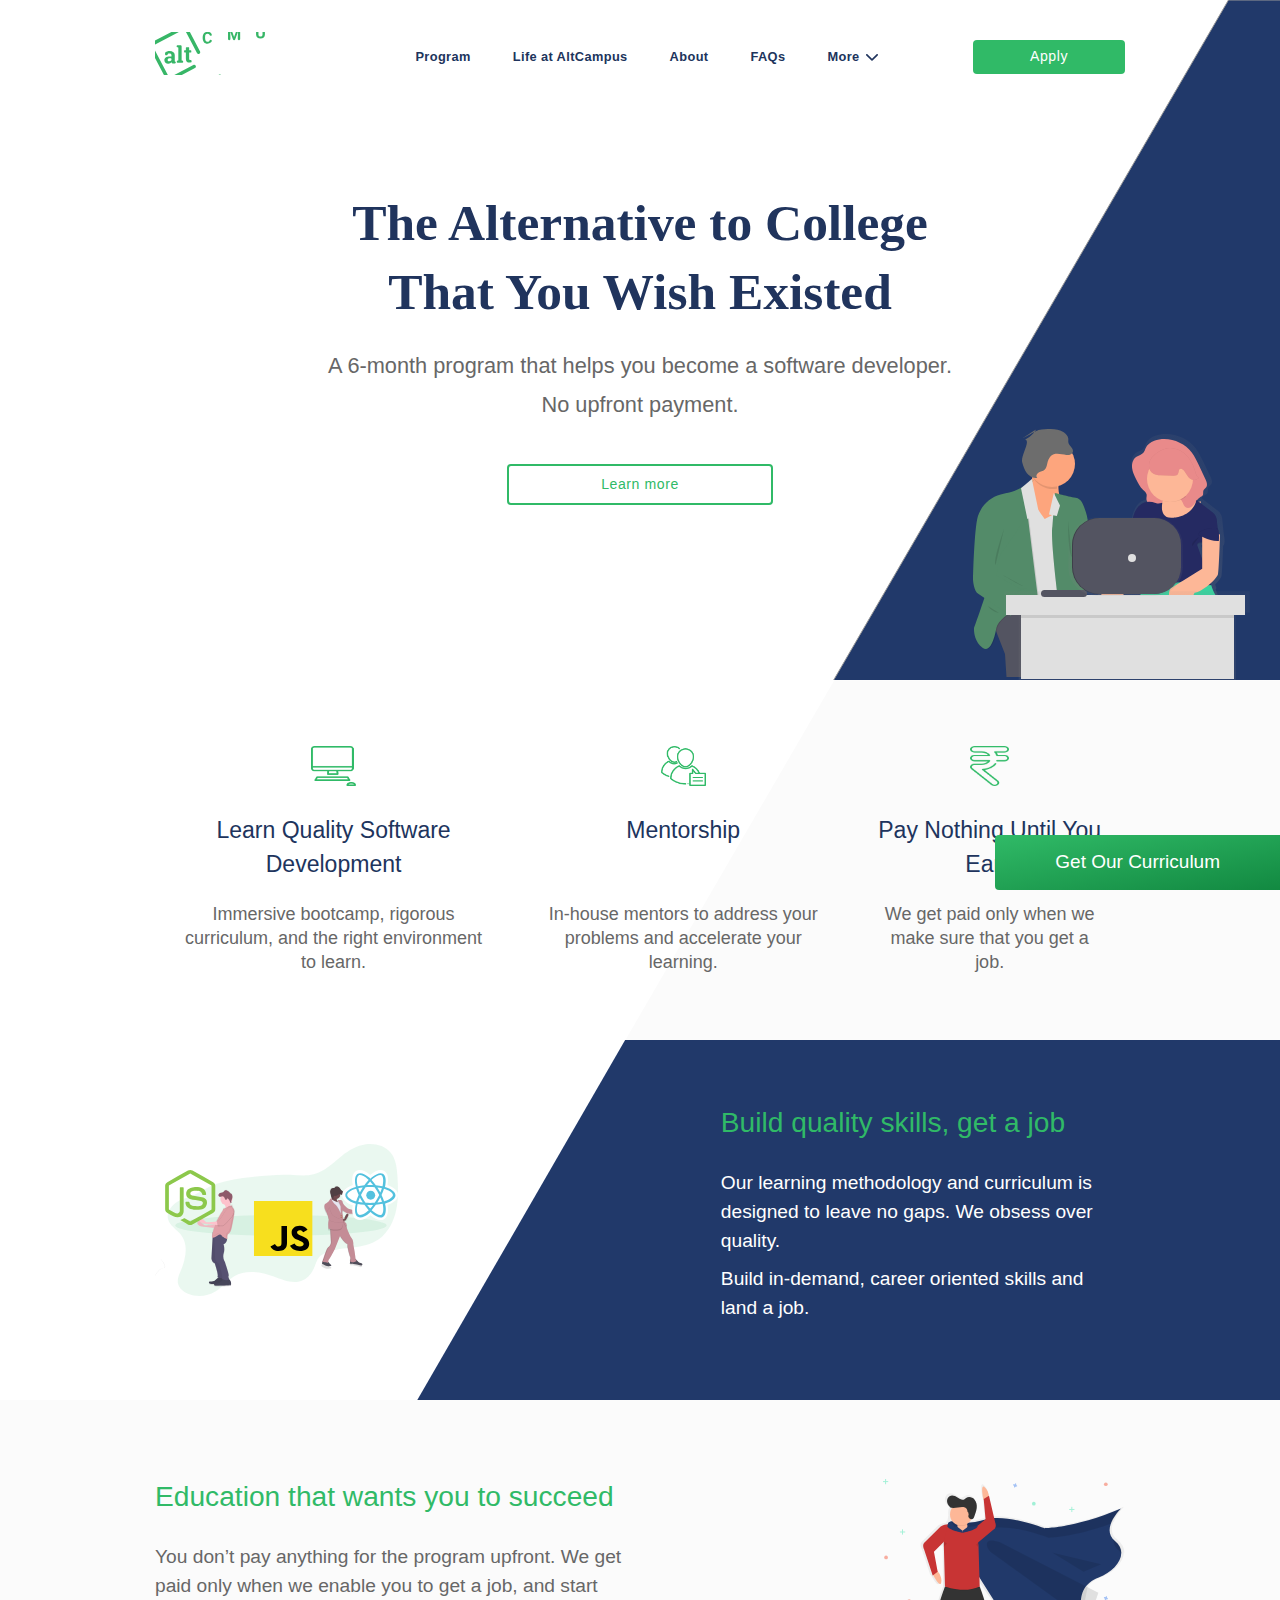
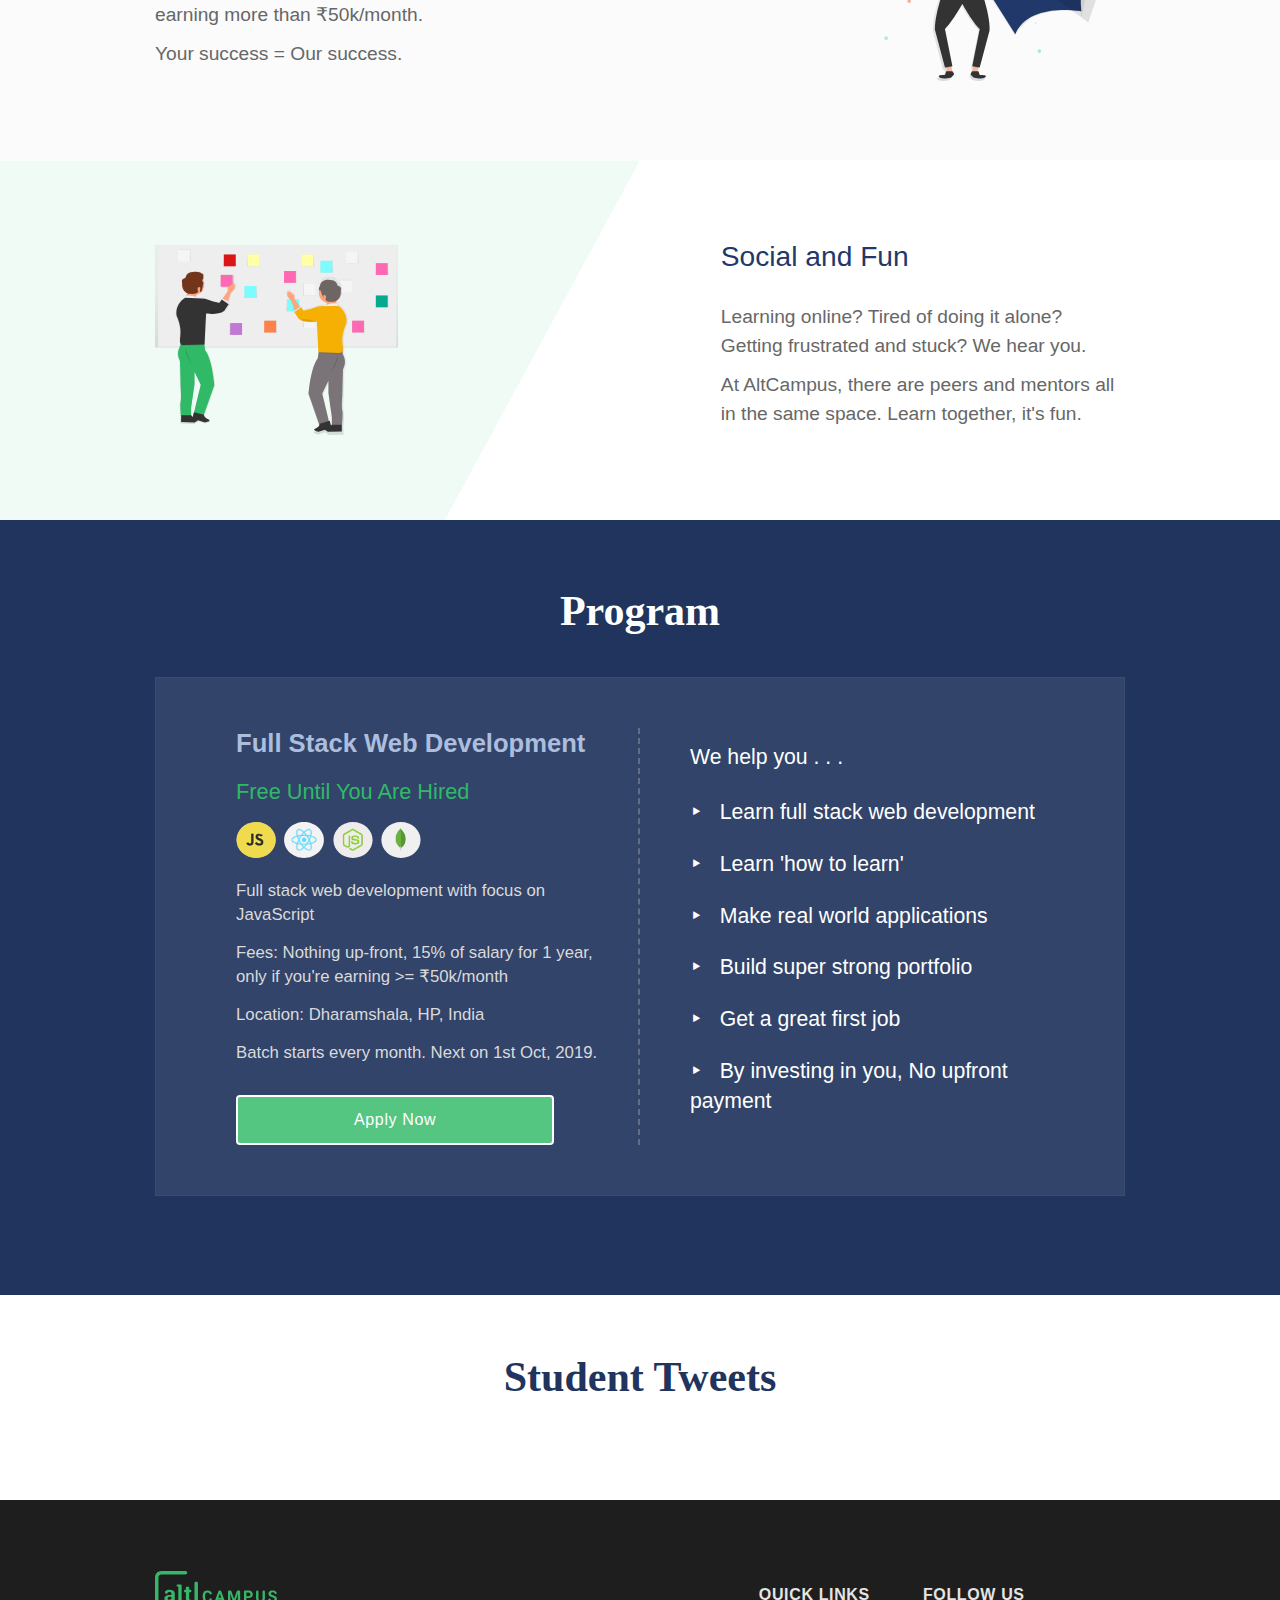
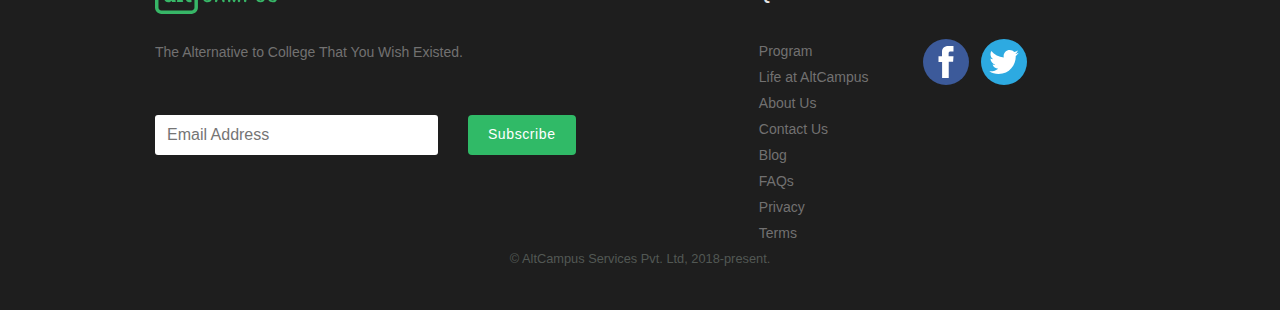
<file: AltCampusX.html>
<!DOCTYPE html>
<!-- saved from url=(0115)file:///home/piyush/Desktop/ayu/AltCampus%20-%20The%20Alternative%20to%20College%20That%20You%20Wish%20Existed.html -->
<html lang="en" class="gr__altcampus_io"><head><meta http-equiv="Content-Type" content="text/html; charset=UTF-8">
    
    <meta http-equiv="X-UA-Compatible" content="IE=edge">
    <meta name="viewport" content="width=device-width, initial-scale=1">
    <title>AltCampus - The Alternative to College That You Wish Existed</title>
    <meta name="description" content="AltCampus is a 6 month intensive program that helps you learn full-stack web development. A Programming bootcamp in India. No upfront payment.">
    <meta name="robots" content="index, follow"> 
    <meta property="og:title" content="AltCampus">
    <meta property="og:description" content="AltCampus is a 6 month intensive program that helps you learn full-stack web development. A Programming bootcamp in India. No upfront payment.">
    <meta property="og:type" content="website">
    <meta property="og:url" content="https://altcampus.io">
    <meta property="og:image" content="https://altcampus.io/images/altcampus-screen.png">
    <meta property="og:image:type" content="image/png">
    <meta property="og:image:width" content="900">
    <meta property="og:image:height" content="485">
    <meta name="twitter:card" content="summary_large_image">
    <meta name="twitter:description" content="AltCampus is a 6 month intensive program that helps you learn full-stack web development. A Programming bootcamp in India. No upfront payment.">
    
      <!-- Global site tag (gtag.js) - Google Analytics -->
      <script type="text/javascript" async="" src="./AltCampusX_files/analytics.js"></script><script type="text/javascript" async="" src="./AltCampusX_files/analytics(1).js"></script><script async="" src="./AltCampusX_files/js"></script>
      <script>
        window.dataLayer = window.dataLayer || [];
        function gtag(){dataLayer.push(arguments);}
        gtag('js', new Date());

        gtag('config', 'UA-121886584-1');
      </script>

      <script type="text/javascript" async="" src="./AltCampusX_files/tracking.js"></script><script type="text/javascript" async="" src="file://salespanel.io/static/src/js/tracking.js"></script><script type="text/javascript" id="mytrackingscript" async="" data-client="6f24f174-8a6f-4824-9b50-34e6476ca517"></script>
      <script> var x;!function(){
          function a(){
              var a=document.createElement("script");
              a.type="text/javascript", a.async=1, a.src="//salespanel.io/static/src/js/tracking.js";
              var b=document.getElementById("mytrackingscript");
              b.parentNode.insertBefore(a,b)
          }
          window.attachEvent?window.attachEvent("onload",a):window.addEventListener("load",a,0);
          window.attachEvent?window.attachEvent("onhashchange",a):window.addEventListener("hashchange",a,0);
      }();
      </script>

    <link href="./AltCampusX_files/css" rel="stylesheet">
    <link rel="stylesheet" type="text/css" href="./AltCampusX_files/app-d82b66cb92c91bce5e55e00aa3573bc9.css">
    <link rel="shortcut icon" type="image/png" href="https://altcampus.io/images/favicon.png">
  <script charset="utf-8" src="./AltCampusX_files/moment_timeline_tweet.ec04a6cb5ba879d0e0db41f211639fdf.js"></script><script charset="utf-8" src="./AltCampusX_files/tweet.b2d749028be81f16d9cb4994d9692feb.js"></script></head>

  <body data-gr-c-s-loaded="true">

      <main class="main">
<article class="primary-wrapper">
  <!-- Header -->
<header class="header">
  <div class="container">
    <div class="header__container">
      <a href="https://altcampus.io/">
        <figure>
          <svg class="logo" width="" height="" viewBox="0 0 842 297" version="1.1" xmlns="http://www.w3.org/2000/svg" xmlns:xlink="http://www.w3.org/1999/xlink">
              <g id="Page-1" stroke="none" stroke-width="1" fill="none" fill-rule="evenodd">
                  <g id="logo" fill="#37B667" fill-rule="nonzero">
                      <g id="Group">
                          <path d="M252.31,296.31 L44,296.31 C19.7108935,296.282446 0.0275543164,276.599106 0,252.31 L0,44 C0.0275543164,19.7108935 19.7108935,0.0275543164 44,0 L210.46,0 C217.087417,4.05812251e-16 222.46,5.372583 222.46,12 C222.46,18.627417 217.087417,24 210.46,24 L44,24 C32.954305,24 24,32.954305 24,44 L24,252.31 C24,263.355695 32.954305,272.31 44,272.31 L252.31,272.31 C263.355695,272.31 272.31,263.355695 272.31,252.31 L272.31,84.31 C272.31,77.682583 277.682583,72.31 284.31,72.31 C290.937417,72.31 296.31,77.682583 296.31,84.31 L296.31,252.31 C296.282446,276.599106 276.599106,296.282446 252.31,296.31 Z" id="Path">
                          		<animatetransform id="path" attributeName="transform" attributeType="XML" type="rotate" dur="5s" from="0 150 150" to="360 150 150" repeatCount=""></animatetransform>
                          </path>
                          <g transform="translate(64.000000, 92.000000)">
                              <path d="M57.65,122.39 C54.9509914,122.392858 52.5623219,120.643866 51.75,118.07 L51.75,118.07 C51.2854765,116.603117 50.921302,115.106327 50.66,113.59 C47.9138907,116.739293 44.5646465,119.30648 40.81,121.14 C36.6694918,123.11298 32.1256231,124.092291 27.54,124 C19.2866667,124 12.7333333,121.756667 7.88,117.27 C3.02666667,112.783333 0.603333333,106.693333 0.61,99 C0.61,91.1133333 3.77666667,85.0166667 10.11,80.71 C16.4433333,76.4033333 25.74,74.2333333 38,74.2 L49.6,74.2 L49.6,65.95 C49.6,61.9033333 48.4333333,58.7633333 46.1,56.53 C43.7666667,54.2966667 40.3166667,53.18 35.75,53.18 C33.408902,53.1480105 31.0752656,53.4510802 28.82,54.08 C28.06,54.3066667 27.3533333,54.5466667 26.7,54.8 C25.0033441,55.4816326 23.7835439,56.9969122 23.48,58.8 L23.27,60 C22.7710181,63.0313805 20.1521719,65.2567651 17.08,65.26 L11.58,65.26 C9.91096942,65.2600085 8.31058843,64.5956228 7.13228336,63.4135652 C5.9539783,62.2315075 5.29468462,60.6290221 5.3,58.96 L5.3,54.88 C5.29565593,49.3657308 8.47970211,44.346084 13.47,42 C15.43,41.0866667 17.49,40.2433333 19.65,39.47 C25.2933861,37.5042765 31.2343608,36.5299025 37.21,36.59 C47.6433333,36.59 56.1166667,39.1466667 62.63,44.26 C69.1433333,49.3733333 72.4,56.6533333 72.4,66.1 L72.4,100.9 C72.4,102.2 72.4,103.42 72.4,104.56 C72.4208507,105.654608 72.5110313,106.746796 72.67,107.83 L74.16,108.03 C77.2741164,108.450314 79.5982145,111.107647 79.6,114.25 L79.6,116.11 C79.6,119.578348 76.7883482,122.39 73.32,122.39 L57.65,122.39 Z M33.65,107.21 C38.9199245,107.270118 43.9970052,105.229931 47.76,101.54 C48.9085633,100.372415 49.5484766,98.7977972 49.54,97.16 L49.54,92.86 C49.54,89.3916518 46.7283482,86.58 43.26,86.58 L38,86.58 C33.1733333,86.58 29.5066667,87.71 27,89.97 C24.611732,91.9973623 23.2425648,94.9773146 23.26,98.11 C23.1227982,100.64523 24.136905,103.107011 26.02,104.81 C27.8666667,106.41 30.4233333,107.21 33.69,107.21 L33.65,107.21 Z" id="Shape" transform="translate(0 -3.91404)">
                              	<animatetransform id="path" attributeName="transform" attributeType="XML" type="translate" dur="1s" values="0,6;0,-6;0,6" repeatCount="indefinite"></animatetransform>
                              </path>
                              <path d="M84.92,8.44 L84.92,8.44 C84.92,4.29786438 88.2778644,0.94 92.42,0.94 L112.29,0.94 C116.432136,0.94 119.79,4.29786438 119.79,8.44 L119.79,106.44 L124.79,107.51 C128.254968,108.246828 130.731905,111.307555 130.73,114.85 L130.73,114.85 C130.73,118.992136 127.372136,122.35 123.23,122.35 L93.59,122.35 C89.4478644,122.35 86.09,118.992136 86.09,114.85 L86.09,114.85 C86.0803454,111.312901 88.5432851,108.249855 92,107.5 L97,106.43 L97,17 L91,15.81 C87.4683162,15.1290186 84.917289,12.0367373 84.92,8.44 Z" id="Path" transform="translate(0 -1.14305)">
                              	<animatetransform id="path" attributeName="transform" attributeType="XML" type="translate" dur="1.3s" values="0,6;0,-6;0,6" repeatCount="indefinite"></animatetransform>
                              </path>
                              <path d="M171.72,21.44 L171.72,38.16 L182.6,38.16 C184.759433,38.16 186.51,39.9105666 186.51,42.07 L186.51,50.2 C186.51,52.3594334 184.759433,54.11 182.6,54.11 L171.72,54.11 L171.72,97 C171.72,100.266667 172.386667,102.6 173.72,104 C175.159123,105.437415 177.138444,106.200089 179.17,106.1 C180.535776,106.111197 181.901144,106.047769 183.26,105.91 L183.26,105.91 C185.412227,105.650963 187.369432,107.179192 187.64,109.33 L188.71,118.33 C188.944668,120.288262 187.684151,122.114726 185.77,122.59 C184.356667,122.93 182.95,123.21 181.55,123.43 C178.869025,123.832176 176.160925,124.026089 173.45,124.01 C165.61,124.01 159.576667,121.856667 155.35,117.55 C151.123333,113.243333 149.01,106.42 149.01,97.08 L149.01,54.08 L140.6,54.08 C138.440567,54.08 136.69,52.3294334 136.69,50.17 L136.69,42.04 C136.69,39.8805666 138.440567,38.13 140.6,38.13 L149.06,38.13 L149.06,21.44 C149.06,19.2805666 150.810567,17.53 152.97,17.53 L167.79,17.53 C168.830457,17.5246779 169.830127,17.9342724 170.567726,18.6681173 C171.305324,19.4019622 171.720014,20.399529 171.72,21.44 L171.72,21.44 Z" id="Path" transform="translate(0 2.80373)">
                              	 	<animatetransform id="path" attributeName="transform" attributeType="XML" type="translate" dur="1.6s" values="0,6;0,-6;0,6" repeatCount="indefinite"></animatetransform>	
                              </path>
	                          
                          </g>
                      </g>
                      <g id="Group" transform="translate(328.000000, 134.000000)">
                          <path d="M56.54,54.4 C59.090312,54.4092799 61.4654804,55.6987578 62.8624476,57.8324541 C64.2594148,59.9661505 64.4914121,62.6587988 63.48,65 C61.9206619,68.7069436 59.5248635,72.0028776 56.48,74.63 C50.7466667,79.5433333 43.2133333,82 33.88,82 C23.6733333,82 15.6433333,78.5633333 9.79,71.69 C3.93666667,64.8166667 1.00666667,55.39 1,43.41 L1,38.54 C0.84327791,31.5857562 2.20846999,24.6812973 5,18.31 C7.43269869,12.7807195 11.4615885,8.10414297 16.57,4.88 C21.8310495,1.69335493 27.8904898,0.0701047348 34.04,0.2 C43.2266667,0.2 50.6266667,2.66 56.24,7.58 C59.4990506,10.4143015 62.0328801,13.9870355 63.63,18 C64.5370434,20.3288587 64.2328306,22.9556705 62.8175214,25.0155759 C61.4022122,27.0754814 59.0592355,28.3015098 56.56,28.29 L55.92,28.29 C52.5529703,28.2675514 49.5987161,26.0406858 48.65,22.81 C48.0629364,20.6514811 46.9178871,18.6855832 45.33,17.11 C42.87,14.7966667 39.1233333,13.64 34.09,13.64 C28.6233333,13.64 24.53,15.6 21.81,19.52 C19.09,23.44 17.6966667,29.52 17.63,37.76 L17.63,43.76 C17.63,52.3666667 18.9333333,58.6566667 21.54,62.63 C24.1466667,66.6033333 28.2566667,68.6033333 33.87,68.63 C38.9366667,68.63 42.72,67.4733333 45.22,65.16 C46.7511202,63.689073 47.8802833,61.8507404 48.5,59.82 C49.4918415,56.6396001 52.4187646,54.4595471 55.75,54.42 L56.54,54.4 Z" id="Path"> 	
                          		<animatetransform id="path" attributeName="transform" attributeType="XML" type="translate" dur="5s" values="0,-216;0,16;0,0" repeatCount=""></animatetransform>	
	                          </path>
                          <path d="M133.64,64.52 L104.87,64.52 L101.13,75.75 C100.097663,78.8381825 97.2061619,80.9202247 93.95,80.92 L92.85,80.92 C90.3714299,80.918449 88.0506159,79.703633 86.636887,77.6677836 C85.2231582,75.6319343 84.8956103,73.0329598 85.76,70.71 L109.76,6.22 C110.862318,3.25762943 113.689187,1.29197834 116.85,1.29 L121.55,1.29 C124.705735,1.28885919 127.531116,3.24550528 128.64,6.2 L152.78,70.69 C153.648554,73.0141228 153.323067,75.6163421 151.908821,77.6549305 C150.494575,79.6935189 148.171115,80.9096695 145.69,80.91 L144.59,80.91 C141.342809,80.9088156 138.458072,78.8367938 137.42,75.76 L133.64,64.52 Z M109.3,51.23 L129.21,51.23 L119.21,21.43 L109.3,51.23 Z" id="Shape">
                          	<animatetransform id="path" attributeName="transform" attributeType="XML" type="translate" dur="6s" values="0,216;0,16;0,0" repeatCount=""></animatetransform>
                          </path>
                          <path d="M199.25,6.34 L217.92,59.05 L236.48,6.35 C237.54858,3.32310239 240.41002,1.2992546 243.62,1.3 L252.24,1.3 C254.247689,1.3 256.173148,2.09755128 257.592798,3.51720167 C259.012449,4.93685205 259.81,6.86231117 259.81,8.87 L259.81,73.36 C259.81,75.3676888 259.012449,77.2931479 257.592798,78.7127983 C256.173148,80.1324487 254.247689,80.93 252.24,80.93 L250.91,80.93 C246.729204,80.93 243.34,77.5407956 243.34,73.36 L243.34,59.16 L245,21.59 L225.3,75.94 C224.218345,78.9368226 221.376048,80.9356246 218.19,80.94 L217.54,80.94 C214.350285,80.9398343 211.502902,78.9402679 210.42,75.94 L190.79,21.65 L192.43,59.17 L192.43,73.37 C192.43,77.5507956 189.040796,80.94 184.86,80.94 L183.59,80.94 C179.409204,80.94 176.02,77.5507956 176.02,73.37 L176.02,8.87 C176.02,4.68920444 179.409204,1.3 183.59,1.3 L192.11,1.3 C195.317385,1.29775634 198.178048,3.31704745 199.25,6.34 L199.25,6.34 Z" id="Path">
                          	<animatetransform id="path" attributeName="transform" attributeType="XML" type="translate" dur="7s" values="0,-216;0,16;0,0" repeatCount=""></animatetransform>
                          </path>
                          <path d="M302.53,52.87 L302.53,73.36 C302.53,77.5407956 299.140796,80.93 294.96,80.93 L293.69,80.93 C289.509204,80.93 286.12,77.5407956 286.12,73.36 L286.12,8.87 C286.12,4.68920444 289.509204,1.3 293.69,1.3 L317.19,1.3 C322.640565,1.18003993 328.046992,2.3016769 333,4.58 C337.333341,6.58525376 340.976316,9.82809284 343.47,13.9 C345.944803,18.053847 347.21227,22.8155065 347.13,27.65 C347.13,35.45 344.463333,41.6033333 339.13,46.11 C333.796667,50.6166667 326.403333,52.8666667 316.95,52.86 L302.53,52.87 Z M302.53,39.58 L317.19,39.58 C321.53,39.58 324.84,38.56 327.12,36.52 C329.4,34.48 330.54,31.5633333 330.54,27.77 C330.692903,24.2834815 329.451504,20.8795307 327.09,18.31 C324.79,15.9033333 321.616667,14.6633333 317.57,14.59 L302.57,14.59 L302.53,39.58 Z" id="Shape">
                          	<animatetransform id="path" attributeName="transform" attributeType="XML" type="translate" dur="8s" values="0,216;0,16;0,0" repeatCount=""></animatetransform>
                          </path>
                          <path d="M423,1.3 C427.180796,1.3 430.57,4.68920444 430.57,8.87 L430.57,53.75 C430.57,62.4633333 427.843333,69.3533333 422.39,74.42 C416.936667,79.4866667 409.506667,82.0133333 400.1,82 C390.8,82 383.416667,79.54 377.95,74.62 C372.483333,69.7 369.693333,62.9366667 369.58,54.33 L369.58,8.87 C369.58,6.86231117 370.377551,4.93685205 371.797202,3.51720167 C373.216852,2.09755128 375.142311,1.3 377.15,1.3 L378.42,1.3 C382.600796,1.3 385.99,4.68920444 385.99,8.87 L385.99,53.87 C385.99,59.0833333 387.24,62.8833333 389.74,65.27 C392.24,67.6566667 395.693333,68.85 400.1,68.85 C409.326667,68.85 414.01,64 414.15,54.3 L414.15,8.87 C414.15,4.68920444 417.539204,1.3 421.72,1.3 L423,1.3 Z" id="Path">
                          	<animatetransform id="path" attributeName="transform" attributeType="XML" type="translate" dur="9s" values="0,-216;0,16;0,0" repeatCount=""></animatetransform>
                          </path>
                          <path d="M497.34,60 C497.49225,57.2244929 496.264866,54.5526865 494.06,52.86 C491.873333,51.2 487.936667,49.45 482.25,47.61 C477.597124,46.1927499 473.076674,44.3725243 468.74,42.17 C459.7,37.2833333 455.18,30.7033333 455.18,22.43 C455.140659,18.3304612 456.41253,14.3256433 458.81,11 C461.482683,7.43791737 465.104143,4.70016294 469.26,3.1 C474.116763,1.14482722 479.315086,0.179278682 484.55,0.26 C489.781628,0.166503737 494.970127,1.22127104 499.75,3.35 C503.953454,5.19301543 507.546417,8.19293152 510.11,12 C510.463333,12.54 510.796667,13.0933333 511.11,13.66 C512.365131,16.0068918 512.295619,18.8404941 510.926923,21.1230201 C509.558227,23.4055461 507.091438,24.8016429 504.43,24.8 L503.48,24.8 C500.392821,24.7516847 497.647056,22.8260836 496.55,19.94 C495.988128,18.5407065 495.104209,17.2936264 493.97,16.3 C491.67,14.3 488.443333,13.3 484.29,13.3 C480.29,13.3 477.173333,14.1466667 474.94,15.84 C472.785913,17.3824873 471.535209,19.8913853 471.6,22.54 C471.6,25.1266667 472.903333,27.2966667 475.51,29.05 C479.085678,31.2369236 482.954494,32.9036462 487,34 C496.333333,36.8066667 503.133333,40.29 507.4,44.45 C511.621626,48.4968049 513.944671,54.1338197 513.8,59.98 C513.8,66.8733333 511.193333,72.2766667 505.98,76.19 C500.766667,80.1033333 493.746667,82.04 484.92,82 C479.168447,82.0759811 473.466224,80.9307647 468.19,78.64 C463.558641,76.7218129 459.567174,73.5279455 456.68,69.43 C456.116345,68.6014008 455.608553,67.7361492 455.16,66.84 C453.971564,64.4893265 454.088649,61.6902246 455.469244,59.4470122 C456.84984,57.2037998 459.295984,55.838128 461.93,55.84 L462.77,55.84 C465.974752,55.7994882 468.84626,57.8131688 469.9,60.84 C471.666667,66.2666667 476.666667,68.98 484.9,68.98 C488.8,68.98 491.843333,68.1866667 494.03,66.6 C496.179188,65.1019418 497.424723,62.6183986 497.34,60 L497.34,60 Z" id="Path">
                          	<animatetransform id="path" attributeName="transform" attributeType="XML" type="translate" dur="10s" values="0,216;0,16;0,0" repeatCount=""></animatetransform>
                          </path>
                      </g>
                  </g>
              </g>
          </svg>
        </figure>
      </a>
      <nav class="nav">
        <input type="checkbox" id="toggle">
        <label for="toggle" class="menu-icon home-menu-icon">
          <div class="hamburger-icon icon-1"></div>
          <div class="hamburger-icon icon-2"></div>
          <div class="hamburger-icon icon-3"></div>
        </label>
        <ul class="menu nav__menu">
          <div class="nav__menu-list">
            <li class="menu__item menu__item-program">
              <a class="nav__link program-link" href="https://altcampus.io/program">Program</a>
            </li>
            <li class="menu__item">
              <a class="nav__link" href="https://altcampus.io/life">Life at AltCampus</a>
            </li>
            <li class="menu__item">
              <a class="nav__link" href="https://altcampus.io/about">About</a>
            </li>
            <li class="menu__item">
              <a class="nav__link" href="https://altcampus.io/faq">FAQs</a>
            </li>
            <li class="menu__item mob-visible">
              <a class="nav__link" href="https://altcampus.io/hire">Hire</a>
            </li>
            <li class="menu__item mob-visible">
              <a class="nav__link" href="https://altcampus.io/blog">Blog</a>
            </li>
            <li class="menu__item mob-visible">
              <a class="nav__link" href="https://altcampus.io/guides">Guides</a>
            </li>
            <li class="menu__item sub-menu-list mob-invisible">
              <label class="sub-menu-toogle" for="sub-menu-toogle">
                <span>More</span>
                <svg width="12px" height="7px" viewBox="0 0 12 7" version="1.1" xmlns="http://www.w3.org/2000/svg" xmlns:xlink="http://www.w3.org/1999/xlink">
                    <g id="Page-1" stroke="none" stroke-width="1" fill="none" fill-rule="evenodd">
                        <g id="32195" class="caret-down" fill="#20345D">
                            <path d="M5.99795575,6.84175221 C5.7829646,6.84175221 5.568,6.75966372 5.4040885,6.59583186 L0.246106195,1.43779646 C-0.0820088496,1.10968142 -0.0820088496,0.577699115 0.246106195,0.249716814 C0.574088496,-0.0782654867 1.1059646,-0.0782654867 1.43410619,0.249716814 L5.99795575,4.81383186 L10.5618319,0.249876106 C10.8899469,-0.0781061947 11.4217699,-0.0781061947 11.7497257,0.249876106 C12.078,0.577858407 12.078,1.10984071 11.7497257,1.43795575 L6.59182301,6.59599115 C6.42783186,6.75984956 6.21286726,6.84175221 5.99795575,6.84175221 Z" id="Path"></path>
                        </g>
                    </g>
                </svg>
              </label>
              <div class="nav__sub-menu-box">
                <ul class="nav__sub-menu text-left">
                  <li class="nav__sub-menu-item"><a class="nav__link" href="https://altcampus.io/hire">Hire</a></li>
                  <li class="nav__sub-menu-item"><a class="nav__link" href="https://altcampus.io/blog">Blog</a></li>
                  <li class="nav__sub-menu-item"><a class="nav__link" href="https://altcampus.io/guides">Guides</a></li>
                </ul>
              </div>
            </li>
          </div>
          <a id="scrollButton" href="https://altcampus.io/#apply">
            </a><a href="https://altcampus.io/apply"><button class="btn btn-primary">Apply</button></a>
          
        </ul>
      </nav>
    </div>
  </div>
</header>  <section class="container">
    <article class="hero text-center">
      <div class="col-md-10 col-md-offset-1">
        <h1 class="hero__heading">The Alternative to College <br> That You Wish Existed</h1>
        <h6 class="hero__text">A 6-month program that helps you become a software developer.<br> No upfront payment.</h6>
      </div>
      <div class="clearfix"></div>
      <a href="https://altcampus.io/program"><button class="btn btn-secondary hero__btn">Learn more</button></a>
    </article>
  </section>
  <figure class="hero-background">
    <img src="./AltCampusX_files/hero-background.svg" alt="background-graphic">
  </figure>
  <figure class="hero-graphic">
    <img src="./AltCampusX_files/student-image.svg" alt="student learning at AltCampus">
  </figure>
</article>
<article class="feature section text-center">
  <div class="container">
    <div class="feature-container">
      <section class="feature-item">
        <header class="feature-item__header">
          <figure class="text-center">
            <img class="feature__icon" src="./AltCampusX_files/computer.png" alt="computer icon">
          </figure>
          <h3 class="feature-item__heading">Learn Quality Software Development</h3>
        </header>
        <p class="feature-item__intro">Immersive bootcamp, rigorous curriculum, and the right environment to learn.</p>
      </section>
      <section class="feature-item">
        <header class="feature-item__header">
          <figure>
            <img class="feature__icon" src="./AltCampusX_files/group.png" alt="mentorship icon">
          </figure>
          <h3 class="feature-item__heading">Mentorship</h3>
        </header>
        <p class="feature-item__intro">In-house mentors to address your problems and accelerate your learning. </p>
      </section>
      <section class="feature-item">
        <header class="feature-item__header">
          <figure>
            <img class="feature__icon" src="./AltCampusX_files/rupee.png" alt="rupee icon">
          </figure>
          <h3 class="feature-item__heading">Pay Nothing Until You Earn</h3>
        </header>
        <p class="feature-item__intro">We get paid only when we make sure that you get a job.</p>
      </section>
    </div>
  </div>
  <figure class="background-img feature-background">
      <img src="./AltCampusX_files/background-img.svg" alt="background graphic">
    </figure>
</article>

<article class="offer section offer1">
  <div class="container">
    <div class="offer-container">
      <aside class="aside col-xs-10 col-xs-offset-1 col-md-3">
        <figure>
          <img class="offer-graphic img-responsive" src="./AltCampusX_files/skills-image.svg" alt="skills that can be learn at AltCampus">
        </figure>
      </aside>
      <section class="offer__item col-xs-10 col-xs-offset-1 col-md-5 col-md-offset-4">
        <header>
          <h2 class="heading">Build quality skills, get a job</h2>
        </header>
        <p class="offer__intro">Our learning methodology and curriculum is designed to leave no gaps. We obsess over quality.
        </p>
        <p class="offer__intro">Build in-demand, career oriented skills and land a job.</p>
      </section>
      <div class="clearfix"></div>
    </div>
  </div>
  <figure class="background-img offer1-background">
    <img src="./AltCampusX_files/background-img2.svg" alt="background graphic">
  </figure>
</article>

<article class="offer section offer2">
  <div class="container">
    <div class="offer-container">
      <section class="offer__item col-xs-10 col-xs-offset-1 col-md-6">
        <header>
          <h2 class="heading">Education that wants you to succeed</h2>
        </header>
        <p class="offer__intro">You don’t pay anything for the program upfront. We get paid only when we enable you to get a job, and start earning more than ₹50k/month.</p>
          <p class="offer__intro"> Your success = Our success.</p>
      </section>
      <aside class="aside col-xs-10 col-xs-offset-1 col-md-3 col-md-offset-3">
        <figure>
          <img class="offer-graphic img-responsive" src="./AltCampusX_files/superhero.svg" alt="image for success at AltCampus">
        </figure> 
      </aside>
      <div class="clearfix"></div>
    </div>
  </div>
</article>

<article class="offer section offer3">
  <div class="container">
    <div class="offer-container">
      <aside class="aside col-xs-10 col-xs-offset-1 col-md-3">
        <figure>
          <img class="offer-graphic img-responsive" src="./AltCampusX_files/social-fun.svg" alt="image of social and fun alt campus">
        </figure>
      </aside>
      <section class="offer__item col-xs-10 col-xs-offset-1 col-md-5 col-md-offset-4">
        <header>
          <h2 class="heading">Social and Fun</h2>
        </header>
        <p class="offer__intro">Learning online? Tired of doing it alone? Getting frustrated and stuck? We hear you.</p>
        <p class="offer__intro">At AltCampus, there are peers and mentors all in the same space. Learn together, it's fun.</p>
      </section>
      <div class="clearfix"></div>
    </div>
  </div>
  <figure class="background-img">
    <img src="./AltCampusX_files/background-img3.svg" alt="background graphic">
  </figure>
</article>

<article class="program">
  <div class="container">
    <h2 class="secondary-heading text-center">Program</h2>
    <div class="program-wrapper">
      <section class="col-md-6">
        <div class="program-box">
          <header>
            <h3 class="program-heading">Full Stack Web Development</h3>
            <h4 class="sub-heading">Free Until You Are Hired</h4>
          </header>
          <figure>
              <img class="program-icon" src="./AltCampusX_files/icon1.svg" alt="skill icon">
              <img class="program-icon" src="./AltCampusX_files/icon4.svg" alt="skill icon">
              <img class="program-icon" src="./AltCampusX_files/icon2.svg" alt="skill icon">
              <img class="program-icon" src="./AltCampusX_files/icon3.svg" alt="skill icon">
            </figure>
          <p class="text-left address">Full stack web development with focus on JavaScript</p>
          <p class="text-left address">Fees: Nothing up-front, 15% of salary for 1 year, only if you're earning &gt;= ₹50k/month</p>
          <address class="text-left">
            <p class="address">Location: Dharamshala, HP, India</p>
          </address>
          <p class="text-left address">Batch starts every month. Next on 1st Oct, 2019.</p>
          <div class="text-left">
            <a href="https://altcampus.io/apply"><button class="btn btn-secondary program-btn">Apply Now</button></a>
          </div>
      </div></section>
      <section class="col-md-6">
        <div class="program-guidance">
          <h4>We help you . . .</h4>
          <ul>
            <li>‣ &nbsp; Learn full stack web development</li>
            <li>‣ &nbsp; Learn 'how to learn'</li>
            <li>‣ &nbsp; Make real world applications</li>
            <li>‣ &nbsp; Build super strong portfolio</li>
            <li>‣ &nbsp; Get a great first job</li>
            <li>‣ &nbsp; By investing in you, No upfront payment</li>
          </ul>
        </div>
      </section>
      <div class="clearfix"></div>
    </div>

  </div>
</article>
<section class="tweet-container">
  <h2 class="secondary-heading text-center">Student Tweets</h2>
  <div class="tweet33">
    <div class="tweet tweet1 clearfix">
      <div class="tweet__item col-md-3">
        <twitter-widget class="twitter-tweet twitter-tweet-rendered" id="twitter-widget-0" style="position: static; visibility: visible; display: block; transform: rotate(0deg); max-width: 100%; width: 500px; min-width: 220px; margin-top: 10px; margin-bottom: 10px;" data-tweet-id="1147574834659913728"></twitter-widget>
      </div>
      <div class="tweet__item col-md-3">
        <twitter-widget class="twitter-tweet twitter-tweet-rendered" id="twitter-widget-1" style="position: static; visibility: visible; display: block; transform: rotate(0deg); max-width: 100%; width: 500px; min-width: 220px; margin-top: 10px; margin-bottom: 10px;" data-tweet-id="1149004271662141440"></twitter-widget>
      </div>
      <div class="tweet__item col-md-3">
        <twitter-widget class="twitter-tweet twitter-tweet-rendered" id="twitter-widget-2" style="position: static; visibility: visible; display: block; transform: rotate(0deg); max-width: 100%; width: 500px; min-width: 220px; margin-top: 10px; margin-bottom: 10px;" data-tweet-id="1148579621333430273"></twitter-widget>
      </div>
      <div class="tweet__item col-md-3">
        <twitter-widget class="twitter-tweet twitter-tweet-rendered" id="twitter-widget-3" style="position: static; visibility: visible; display: block; transform: rotate(0deg); max-width: 100%; width: 500px; min-width: 220px; margin-top: 10px; margin-bottom: 10px;" data-tweet-id="1145767808552165376"></twitter-widget>
      </div>
    </div>
    <div class="tweet clearfix tweet2">
      <div class="tweet__item col-md-3">
        <twitter-widget class="twitter-tweet twitter-tweet-rendered" id="twitter-widget-4" style="position: static; visibility: visible; display: block; transform: rotate(0deg); max-width: 100%; width: 500px; min-width: 220px; margin-top: 10px; margin-bottom: 10px;" data-tweet-id="1134551167256522752"></twitter-widget>
      </div>
      <div class="tweet__item col-md-3">
        <twitter-widget class="twitter-tweet twitter-tweet-rendered" id="twitter-widget-5" style="position: static; visibility: visible; display: block; transform: rotate(0deg); max-width: 100%; width: 500px; min-width: 220px; margin-top: 10px; margin-bottom: 10px;" data-tweet-id="1143907637244727298"></twitter-widget>
      </div>
      <div class="tweet__item col-md-3">
        <twitter-widget class="twitter-tweet twitter-tweet-rendered" id="twitter-widget-6" style="position: static; visibility: visible; display: block; transform: rotate(0deg); max-width: 100%; width: 500px; min-width: 220px; margin-top: 10px; margin-bottom: 10px;" data-tweet-id="1145748250709807104"></twitter-widget>
      </div>
      <div class="tweet__item col-md-3">
        <twitter-widget class="twitter-tweet twitter-tweet-rendered" id="twitter-widget-7" style="position: static; visibility: visible; display: block; transform: rotate(0deg); max-width: 100%; width: 500px; min-width: 220px; margin-top: 10px; margin-bottom: 10px;" data-tweet-id="1144472013580296199"></twitter-widget>
      </div>
    </div>
  </div>
  <script async="" src="./AltCampusX_files/widgets.js" charset="utf-8"></script>
</section>


<footer class="footer">
  <div class="container">
    <div class="col-md-7">
      <a class="footer__logo" href="https://altcampus.io/">
        <svg class="logo" width="" height="" viewBox="0 0 842 297" version="1.1" xmlns="http://www.w3.org/2000/svg" xmlns:xlink="http://www.w3.org/1999/xlink">
              <g id="Page-1" stroke="none" stroke-width="1" fill="none" fill-rule="evenodd">
                  <g id="logo" fill="#37B667" fill-rule="nonzero">
                      <g id="Group">
                          <path d="M252.31,296.31 L44,296.31 C19.7108935,296.282446 0.0275543164,276.599106 0,252.31 L0,44 C0.0275543164,19.7108935 19.7108935,0.0275543164 44,0 L210.46,0 C217.087417,4.05812251e-16 222.46,5.372583 222.46,12 C222.46,18.627417 217.087417,24 210.46,24 L44,24 C32.954305,24 24,32.954305 24,44 L24,252.31 C24,263.355695 32.954305,272.31 44,272.31 L252.31,272.31 C263.355695,272.31 272.31,263.355695 272.31,252.31 L272.31,84.31 C272.31,77.682583 277.682583,72.31 284.31,72.31 C290.937417,72.31 296.31,77.682583 296.31,84.31 L296.31,252.31 C296.282446,276.599106 276.599106,296.282446 252.31,296.31 Z" id="Path"></path>
                          <g transform="translate(64.000000, 92.000000)">
                              <path d="M57.65,122.39 C54.9509914,122.392858 52.5623219,120.643866 51.75,118.07 L51.75,118.07 C51.2854765,116.603117 50.921302,115.106327 50.66,113.59 C47.9138907,116.739293 44.5646465,119.30648 40.81,121.14 C36.6694918,123.11298 32.1256231,124.092291 27.54,124 C19.2866667,124 12.7333333,121.756667 7.88,117.27 C3.02666667,112.783333 0.603333333,106.693333 0.61,99 C0.61,91.1133333 3.77666667,85.0166667 10.11,80.71 C16.4433333,76.4033333 25.74,74.2333333 38,74.2 L49.6,74.2 L49.6,65.95 C49.6,61.9033333 48.4333333,58.7633333 46.1,56.53 C43.7666667,54.2966667 40.3166667,53.18 35.75,53.18 C33.408902,53.1480105 31.0752656,53.4510802 28.82,54.08 C28.06,54.3066667 27.3533333,54.5466667 26.7,54.8 C25.0033441,55.4816326 23.7835439,56.9969122 23.48,58.8 L23.27,60 C22.7710181,63.0313805 20.1521719,65.2567651 17.08,65.26 L11.58,65.26 C9.91096942,65.2600085 8.31058843,64.5956228 7.13228336,63.4135652 C5.9539783,62.2315075 5.29468462,60.6290221 5.3,58.96 L5.3,54.88 C5.29565593,49.3657308 8.47970211,44.346084 13.47,42 C15.43,41.0866667 17.49,40.2433333 19.65,39.47 C25.2933861,37.5042765 31.2343608,36.5299025 37.21,36.59 C47.6433333,36.59 56.1166667,39.1466667 62.63,44.26 C69.1433333,49.3733333 72.4,56.6533333 72.4,66.1 L72.4,100.9 C72.4,102.2 72.4,103.42 72.4,104.56 C72.4208507,105.654608 72.5110313,106.746796 72.67,107.83 L74.16,108.03 C77.2741164,108.450314 79.5982145,111.107647 79.6,114.25 L79.6,116.11 C79.6,119.578348 76.7883482,122.39 73.32,122.39 L57.65,122.39 Z M33.65,107.21 C38.9199245,107.270118 43.9970052,105.229931 47.76,101.54 C48.9085633,100.372415 49.5484766,98.7977972 49.54,97.16 L49.54,92.86 C49.54,89.3916518 46.7283482,86.58 43.26,86.58 L38,86.58 C33.1733333,86.58 29.5066667,87.71 27,89.97 C24.611732,91.9973623 23.2425648,94.9773146 23.26,98.11 C23.1227982,100.64523 24.136905,103.107011 26.02,104.81 C27.8666667,106.41 30.4233333,107.21 33.69,107.21 L33.65,107.21 Z" id="Shape"></path>
                              <path d="M84.92,8.44 L84.92,8.44 C84.92,4.29786438 88.2778644,0.94 92.42,0.94 L112.29,0.94 C116.432136,0.94 119.79,4.29786438 119.79,8.44 L119.79,106.44 L124.79,107.51 C128.254968,108.246828 130.731905,111.307555 130.73,114.85 L130.73,114.85 C130.73,118.992136 127.372136,122.35 123.23,122.35 L93.59,122.35 C89.4478644,122.35 86.09,118.992136 86.09,114.85 L86.09,114.85 C86.0803454,111.312901 88.5432851,108.249855 92,107.5 L97,106.43 L97,17 L91,15.81 C87.4683162,15.1290186 84.917289,12.0367373 84.92,8.44 Z" id="Path"></path>
                              <path d="M171.72,21.44 L171.72,38.16 L182.6,38.16 C184.759433,38.16 186.51,39.9105666 186.51,42.07 L186.51,50.2 C186.51,52.3594334 184.759433,54.11 182.6,54.11 L171.72,54.11 L171.72,97 C171.72,100.266667 172.386667,102.6 173.72,104 C175.159123,105.437415 177.138444,106.200089 179.17,106.1 C180.535776,106.111197 181.901144,106.047769 183.26,105.91 L183.26,105.91 C185.412227,105.650963 187.369432,107.179192 187.64,109.33 L188.71,118.33 C188.944668,120.288262 187.684151,122.114726 185.77,122.59 C184.356667,122.93 182.95,123.21 181.55,123.43 C178.869025,123.832176 176.160925,124.026089 173.45,124.01 C165.61,124.01 159.576667,121.856667 155.35,117.55 C151.123333,113.243333 149.01,106.42 149.01,97.08 L149.01,54.08 L140.6,54.08 C138.440567,54.08 136.69,52.3294334 136.69,50.17 L136.69,42.04 C136.69,39.8805666 138.440567,38.13 140.6,38.13 L149.06,38.13 L149.06,21.44 C149.06,19.2805666 150.810567,17.53 152.97,17.53 L167.79,17.53 C168.830457,17.5246779 169.830127,17.9342724 170.567726,18.6681173 C171.305324,19.4019622 171.720014,20.399529 171.72,21.44 L171.72,21.44 Z" id="Path"></path>
                          </g>
                      </g>
                      <g id="Group" transform="translate(328.000000, 134.000000)">
                          <path d="M56.54,54.4 C59.090312,54.4092799 61.4654804,55.6987578 62.8624476,57.8324541 C64.2594148,59.9661505 64.4914121,62.6587988 63.48,65 C61.9206619,68.7069436 59.5248635,72.0028776 56.48,74.63 C50.7466667,79.5433333 43.2133333,82 33.88,82 C23.6733333,82 15.6433333,78.5633333 9.79,71.69 C3.93666667,64.8166667 1.00666667,55.39 1,43.41 L1,38.54 C0.84327791,31.5857562 2.20846999,24.6812973 5,18.31 C7.43269869,12.7807195 11.4615885,8.10414297 16.57,4.88 C21.8310495,1.69335493 27.8904898,0.0701047348 34.04,0.2 C43.2266667,0.2 50.6266667,2.66 56.24,7.58 C59.4990506,10.4143015 62.0328801,13.9870355 63.63,18 C64.5370434,20.3288587 64.2328306,22.9556705 62.8175214,25.0155759 C61.4022122,27.0754814 59.0592355,28.3015098 56.56,28.29 L55.92,28.29 C52.5529703,28.2675514 49.5987161,26.0406858 48.65,22.81 C48.0629364,20.6514811 46.9178871,18.6855832 45.33,17.11 C42.87,14.7966667 39.1233333,13.64 34.09,13.64 C28.6233333,13.64 24.53,15.6 21.81,19.52 C19.09,23.44 17.6966667,29.52 17.63,37.76 L17.63,43.76 C17.63,52.3666667 18.9333333,58.6566667 21.54,62.63 C24.1466667,66.6033333 28.2566667,68.6033333 33.87,68.63 C38.9366667,68.63 42.72,67.4733333 45.22,65.16 C46.7511202,63.689073 47.8802833,61.8507404 48.5,59.82 C49.4918415,56.6396001 52.4187646,54.4595471 55.75,54.42 L56.54,54.4 Z" id="Path"></path>
                          <path d="M133.64,64.52 L104.87,64.52 L101.13,75.75 C100.097663,78.8381825 97.2061619,80.9202247 93.95,80.92 L92.85,80.92 C90.3714299,80.918449 88.0506159,79.703633 86.636887,77.6677836 C85.2231582,75.6319343 84.8956103,73.0329598 85.76,70.71 L109.76,6.22 C110.862318,3.25762943 113.689187,1.29197834 116.85,1.29 L121.55,1.29 C124.705735,1.28885919 127.531116,3.24550528 128.64,6.2 L152.78,70.69 C153.648554,73.0141228 153.323067,75.6163421 151.908821,77.6549305 C150.494575,79.6935189 148.171115,80.9096695 145.69,80.91 L144.59,80.91 C141.342809,80.9088156 138.458072,78.8367938 137.42,75.76 L133.64,64.52 Z M109.3,51.23 L129.21,51.23 L119.21,21.43 L109.3,51.23 Z" id="Shape"></path>
                          <path d="M199.25,6.34 L217.92,59.05 L236.48,6.35 C237.54858,3.32310239 240.41002,1.2992546 243.62,1.3 L252.24,1.3 C254.247689,1.3 256.173148,2.09755128 257.592798,3.51720167 C259.012449,4.93685205 259.81,6.86231117 259.81,8.87 L259.81,73.36 C259.81,75.3676888 259.012449,77.2931479 257.592798,78.7127983 C256.173148,80.1324487 254.247689,80.93 252.24,80.93 L250.91,80.93 C246.729204,80.93 243.34,77.5407956 243.34,73.36 L243.34,59.16 L245,21.59 L225.3,75.94 C224.218345,78.9368226 221.376048,80.9356246 218.19,80.94 L217.54,80.94 C214.350285,80.9398343 211.502902,78.9402679 210.42,75.94 L190.79,21.65 L192.43,59.17 L192.43,73.37 C192.43,77.5507956 189.040796,80.94 184.86,80.94 L183.59,80.94 C179.409204,80.94 176.02,77.5507956 176.02,73.37 L176.02,8.87 C176.02,4.68920444 179.409204,1.3 183.59,1.3 L192.11,1.3 C195.317385,1.29775634 198.178048,3.31704745 199.25,6.34 L199.25,6.34 Z" id="Path"></path>
                          <path d="M302.53,52.87 L302.53,73.36 C302.53,77.5407956 299.140796,80.93 294.96,80.93 L293.69,80.93 C289.509204,80.93 286.12,77.5407956 286.12,73.36 L286.12,8.87 C286.12,4.68920444 289.509204,1.3 293.69,1.3 L317.19,1.3 C322.640565,1.18003993 328.046992,2.3016769 333,4.58 C337.333341,6.58525376 340.976316,9.82809284 343.47,13.9 C345.944803,18.053847 347.21227,22.8155065 347.13,27.65 C347.13,35.45 344.463333,41.6033333 339.13,46.11 C333.796667,50.6166667 326.403333,52.8666667 316.95,52.86 L302.53,52.87 Z M302.53,39.58 L317.19,39.58 C321.53,39.58 324.84,38.56 327.12,36.52 C329.4,34.48 330.54,31.5633333 330.54,27.77 C330.692903,24.2834815 329.451504,20.8795307 327.09,18.31 C324.79,15.9033333 321.616667,14.6633333 317.57,14.59 L302.57,14.59 L302.53,39.58 Z" id="Shape"></path>
                          <path d="M423,1.3 C427.180796,1.3 430.57,4.68920444 430.57,8.87 L430.57,53.75 C430.57,62.4633333 427.843333,69.3533333 422.39,74.42 C416.936667,79.4866667 409.506667,82.0133333 400.1,82 C390.8,82 383.416667,79.54 377.95,74.62 C372.483333,69.7 369.693333,62.9366667 369.58,54.33 L369.58,8.87 C369.58,6.86231117 370.377551,4.93685205 371.797202,3.51720167 C373.216852,2.09755128 375.142311,1.3 377.15,1.3 L378.42,1.3 C382.600796,1.3 385.99,4.68920444 385.99,8.87 L385.99,53.87 C385.99,59.0833333 387.24,62.8833333 389.74,65.27 C392.24,67.6566667 395.693333,68.85 400.1,68.85 C409.326667,68.85 414.01,64 414.15,54.3 L414.15,8.87 C414.15,4.68920444 417.539204,1.3 421.72,1.3 L423,1.3 Z" id="Path"></path>
                          <path d="M497.34,60 C497.49225,57.2244929 496.264866,54.5526865 494.06,52.86 C491.873333,51.2 487.936667,49.45 482.25,47.61 C477.597124,46.1927499 473.076674,44.3725243 468.74,42.17 C459.7,37.2833333 455.18,30.7033333 455.18,22.43 C455.140659,18.3304612 456.41253,14.3256433 458.81,11 C461.482683,7.43791737 465.104143,4.70016294 469.26,3.1 C474.116763,1.14482722 479.315086,0.179278682 484.55,0.26 C489.781628,0.166503737 494.970127,1.22127104 499.75,3.35 C503.953454,5.19301543 507.546417,8.19293152 510.11,12 C510.463333,12.54 510.796667,13.0933333 511.11,13.66 C512.365131,16.0068918 512.295619,18.8404941 510.926923,21.1230201 C509.558227,23.4055461 507.091438,24.8016429 504.43,24.8 L503.48,24.8 C500.392821,24.7516847 497.647056,22.8260836 496.55,19.94 C495.988128,18.5407065 495.104209,17.2936264 493.97,16.3 C491.67,14.3 488.443333,13.3 484.29,13.3 C480.29,13.3 477.173333,14.1466667 474.94,15.84 C472.785913,17.3824873 471.535209,19.8913853 471.6,22.54 C471.6,25.1266667 472.903333,27.2966667 475.51,29.05 C479.085678,31.2369236 482.954494,32.9036462 487,34 C496.333333,36.8066667 503.133333,40.29 507.4,44.45 C511.621626,48.4968049 513.944671,54.1338197 513.8,59.98 C513.8,66.8733333 511.193333,72.2766667 505.98,76.19 C500.766667,80.1033333 493.746667,82.04 484.92,82 C479.168447,82.0759811 473.466224,80.9307647 468.19,78.64 C463.558641,76.7218129 459.567174,73.5279455 456.68,69.43 C456.116345,68.6014008 455.608553,67.7361492 455.16,66.84 C453.971564,64.4893265 454.088649,61.6902246 455.469244,59.4470122 C456.84984,57.2037998 459.295984,55.838128 461.93,55.84 L462.77,55.84 C465.974752,55.7994882 468.84626,57.8131688 469.9,60.84 C471.666667,66.2666667 476.666667,68.98 484.9,68.98 C488.8,68.98 491.843333,68.1866667 494.03,66.6 C496.179188,65.1019418 497.424723,62.6183986 497.34,60 L497.34,60 Z" id="Path"></path>
                      </g>
                  </g>
              </g>
          </svg>
      </a>
      <p class="footer__description">The Alternative to College That You Wish Existed.</p>
      <form class="footer__form" id="subscribe-form" role="form">
        <p class="subscribe"></p>
        <div class="col-md-6">
          <input type="text" id="subscribe-email" class="form-control" placeholder="Email Address">
        </div>
        <div class="col-md-2 text-center">
          <button type="submit" id="submit-subscribe" class="btn btn-secondary subscribe-btn">Subscribe</button>
        </div>
        <div class="clearfix"></div>
      </form>
    </div>
    <div class="col-md-5">
      <div class="col-xs-6 footer__links">
        <h3 class="footer__heading">Quick Links</h3>
        <ul>
          <li><a class="quick__links" href="https://altcampus.io/program">Program</a></li>
          <li><a class="quick__links" href="https://altcampus.io/life">Life at AltCampus</a></li>
          <li><a class="quick__links" href="https://altcampus.io/about">About Us</a></li>
          <li><a class="quick__links" href="https://altcampus.io/contact">Contact Us</a></li>
          <li><a class="quick__links" href="https://altcampus.io/blog">Blog</a></li>
          <li><a class="quick__links" href="https://altcampus.io/faq">FAQs</a></li>
          <li><a class="quick__links" href="https://altcampus.io/privacy">Privacy</a></li>
          <li><a class="quick__links" href="https://altcampus.io/terms">Terms</a></li>
        </ul>
      </div>
      <div class="col-xs-6">
        <h3 class="footer__heading">Follow Us</h3>
        <ul class="social">
          <li class="social__item">
            <a href="https://facebook.com/altCampusIO" target="_blank" class="social__links">
              <img src="./AltCampusX_files/facebook.svg" alt="AltCampus facebok link icon">
            </a>
          </li>
          <li class="social__item">
            <a href="https://twitter.com/AltCampus" target="_blank" class="social__links">
              <img src="./AltCampusX_files/twitter.svg" alt="AltCampus twitter link icon">
            </a>
          </li>
          <!-- <li class="social__item">
            <a href="https://www.instagram.com/altcampus/" target="_blank" class="social__links">
              <img src="/images/icon/instgram.s" alt="AltCampus instagram link icon">
            </a>
          </li> -->
        </ul>
      </div>
    </div>
    <p class="text-center copyright">© AltCampus Services Pvt. Ltd, 2018-present.</p>
    <div class="clearfix"></div>
  </div>
</footer><aside>
<div class="prompt">
  <a href="https://altcampus.io/#" class="prompt__btn-box" id="prompt-cta">
    <button class="prompt__btn">Get Our Curriculum</button>
  </a>
  <div class="prompt__modal scale-up" id="prompt-modal">
    <form class="text-center" id="prompt-form">
      <legend class="form-title">Get our Web development curriculum delivered to your mail.</legend>
      <div class="prompt__form">
        <label for="">
          <svg width="24px" height="19px" viewBox="0 0 24 19" version="1.1" xmlns="http://www.w3.org/2000/svg" xmlns:xlink="http://www.w3.org/1999/xlink">
              <g id="Page-1" stroke="none" stroke-width="1" fill="none" fill-rule="evenodd">
                  <g id="25236" fill="#5FBB69" fill-rule="nonzero">
                      <path d="M2.30184375,5.84667188 C2.60521875,6.06075 3.51970312,6.6965625 5.04534375,7.75378125 C6.57103125,8.811 7.7398125,9.62503125 8.55173438,10.1959219 C8.6409375,10.2585 8.83045313,10.3945313 9.120375,10.6042031 C9.41034375,10.8140156 9.65128125,10.9835625 9.843,11.1128906 C10.0348594,11.2421719 10.2667969,11.3872031 10.5390469,11.54775 C10.8112031,11.7081563 11.06775,11.8288125 11.3086406,11.9086875 C11.5495781,11.9892187 11.7726094,12.0291094 11.9777813,12.0291094 L11.9912344,12.0291094 L12.0047344,12.0291094 C12.2099063,12.0291094 12.4330312,11.9891719 12.6739687,11.9086875 C12.9147656,11.8288125 13.1715469,11.7080156 13.4434687,11.54775 C13.7155312,11.3870156 13.9474688,11.242125 14.1393281,11.1128906 C14.3311875,10.9835625 14.5719375,10.8140156 14.862,10.6042031 C15.151875,10.3943438 15.341625,10.2585 15.4308281,10.1959219 C16.2515156,9.62503125 18.3394687,8.17514063 21.6940313,5.84639063 C22.3453125,5.3915625 22.8894375,4.84275 23.3265469,4.20032813 C23.7639844,3.5581875 23.9824687,2.88454688 23.9824687,2.17978125 C23.9824687,1.59084375 23.7704531,1.08670313 23.3466094,0.66740625 C22.9228125,0.248015625 22.420875,0.0384375 21.841125,0.0384375 L2.14120313,0.0384375 C1.45425,0.0384375 0.92559375,0.270375 0.555328125,0.73425 C0.185109375,1.19821875 0,1.77815625 0,2.47401562 C0,3.03609375 0.2454375,3.6451875 0.736078125,4.30092187 C1.22667188,4.95670312 1.74876563,5.472 2.30184375,5.84667188 Z" id="Path"></path>
                      <path d="M22.644,7.27851563 C19.717875,9.25903125 17.496,10.7982188 15.9794531,11.89575 C15.4709063,12.2703281 15.0583594,12.5627344 14.7415313,12.7722656 C14.4247031,12.9819375 14.0033438,13.1960625 13.4768437,13.4145469 C12.9505313,13.6333594 12.4600313,13.7424375 12.0049219,13.7424375 L11.9912812,13.7424375 L11.9778281,13.7424375 C11.5228125,13.7424375 11.0320312,13.6333594 10.5057187,13.4145469 C9.97940625,13.1960625 9.55776562,12.9819375 9.24103125,12.7722656 C8.92439062,12.5627344 8.51170313,12.2703281 8.00320312,11.89575 C6.79865625,11.0125313 4.5815625,9.47325 1.35182812,7.27851563 C0.843140625,6.93970313 0.392578125,6.55134375 0,6.11423438 L0,16.7400937 C0,17.3293125 0.209578125,17.8331719 0.62896875,18.2525156 C1.04826562,18.672 1.55245312,18.8816719 2.14134375,18.8816719 L21.8413125,18.8816719 C22.4300625,18.8816719 22.9342031,18.672 23.3535469,18.2525156 C23.7730313,17.8330312 23.9825156,17.3293594 23.9825156,16.7400937 L23.9825156,6.11423438 C23.5987969,6.54229688 23.1528281,6.93065625 22.644,7.27851563 Z" id="Path"></path>
                  </g>
              </g>
          </svg>
        </label>
        <input type="text" class="" id="curriculum-form" placeholder="Your Mail">
      </div>
      <button type="submit" id="curriculum-btn" class="btn btn-primary">Submit</button>
    </form>
    <div class="text-center prompt__message prompt-thanks" id="prompt-thanks">
      <h2>Thank You!</h2>
      <h3>We have mailed you the curriculum.</h3>
    </div>
    <div class="cross" id="prompt-close">
      <div>
        <div class="cross__line cross__line-1"></div>
        <div class="cross__line cross__line-2"></div>
      </div>
    </div>
  </div>
</div>
</aside>      </main>
      
    <script src="./AltCampusX_files/index-c302beeb6b8da5f1cec9bb92120c4d6f.js"></script>
  

<iframe scrolling="no" frameborder="0" allowtransparency="true" src="./AltCampusX_files/widget_iframe.d6364fae9340b0be5f13818370141fd0.html" title="Twitter settings iframe" style="display: none;"></iframe><iframe id="rufous-sandbox" scrolling="no" frameborder="0" allowtransparency="true" allowfullscreen="true" style="position: absolute; visibility: hidden; display: none; width: 0px; height: 0px; padding: 0px; border: none;" title="Twitter analytics iframe" src="./AltCampusX_files/saved_resource.html"></iframe></body></html>
</file>
<file: AltCampusX_files/app-d82b66cb92c91bce5e55e00aa3573bc9.css>
.editor-header, .editor-header__link, .editor-btn .editor-helper, .guide-list__header, .guide-list__header .btn-primary, .handpick-guide__info, .handpick-guide__footer, .content-meta-details, .article__info, .article__editor-avatar-icon, .student-about__header, .student-profile__header, .student-profile__primary-info, .registration, .filter, .registration__count, .filter__box, .header__container, .nav__menu, .nav__menu-list, .user, .user__action-item, .menu__item:last-child, .feature-item, .offer-container, .problem {
  display: -webkit-box;
  display: -ms-flexbox;
  display: flex;
  -webkit-box-pack: justify;
  -ms-flex-pack: justify;
  justify-content: space-between;
  -webkit-box-align: center;
  -ms-flex-align: center;
  align-items: center; }

.social {
  display: -webkit-box;
  display: -ms-flexbox;
  display: flex;
  -webkit-box-pack: justify;
  -ms-flex-pack: justify;
  justify-content: flex-start;
  -webkit-box-align: center;
  -ms-flex-align: center;
  align-items: center; }

.category-card__banner img {
  position: absolute;
  top: 50%;
  left: 50%;
  -webkit-transform: translate(-50%, -50%);
  -moz-transform: translate(-50%, -50%);
  -ms-transform: translate(-50%, -50%);
  -o-transform: translate(-50%, -50%);
  transform: translate(-50%, -50%); }

.editor-header, .editor-header__link, .editor-btn .editor-helper, .guide-list__header, .guide-list__header .btn-primary, .handpick-guide__info, .handpick-guide__footer, .content-meta-details, .article__info, .article__editor-avatar-icon, .student-about__header, .student-profile__header, .student-profile__primary-info, .registration, .filter, .registration__count, .filter__box, .header__container, .nav__menu, .nav__menu-list, .user, .user__action-item, .menu__item:last-child, .feature-item, .offer-container, .problem {
  display: -webkit-box;
  display: -ms-flexbox;
  display: flex;
  -webkit-box-pack: justify;
  -ms-flex-pack: justify;
  justify-content: space-between;
  -webkit-box-align: center;
  -ms-flex-align: center;
  align-items: center; }

.social {
  display: -webkit-box;
  display: -ms-flexbox;
  display: flex;
  -webkit-box-pack: justify;
  -ms-flex-pack: justify;
  justify-content: flex-start;
  -webkit-box-align: center;
  -ms-flex-align: center;
  align-items: center; }

.category-card__banner img {
  position: absolute;
  top: 50%;
  left: 50%;
  -webkit-transform: translate(-50%, -50%);
  -moz-transform: translate(-50%, -50%);
  -ms-transform: translate(-50%, -50%);
  -o-transform: translate(-50%, -50%);
  transform: translate(-50%, -50%); }

/* http://meyerweb.com/eric/tools/css/reset/ 
   v2.0 | 20110126
   License: none (public domain)
*/
html,
body,
div,
span,
applet,
object,
iframe,
h1,
h2,
h3,
h4,
h5,
h6,
p,
blockquote,
pre,
a,
abbr,
acronym,
address,
big,
cite,
code,
del,
dfn,
em,
img,
ins,
kbd,
q,
s,
samp,
small,
strike,
strong,
sub,
sup,
tt,
var,
b,
u,
i,
center,
dl,
dt,
dd,
ol,
ul,
li,
fieldset,
form,
label,
legend,
table,
caption,
tbody,
tfoot,
thead,
tr,
th,
td,
article,
aside,
canvas,
details,
embed,
figure,
figcaption,
footer,
header,
hgroup,
menu,
nav,
output,
ruby,
section,
summary,
time,
mark,
audio,
video {
  margin: 0;
  padding: 0;
  border: 0;
  font-size: 100%;
  font: inherit;
  vertical-align: baseline; }

/* HTML5 display-role reset for older browsers */
article,
aside,
details,
figcaption,
figure,
footer,
header,
hgroup,
menu,
nav,
section {
  display: block; }

body {
  line-height: 1; }

ol,
ul {
  list-style: none; }

blockquote,
q {
  quotes: none; }

blockquote:before,
blockquote:after,
q:before,
q:after {
  content: "";
  content: none; }

table {
  border-collapse: collapse;
  border-spacing: 0; }
  table td,
  table th,
  table tr {
    border: 0; }

*,
html,
body {
  font-size: 100%;
  line-height: 1.4;
  font-weight: 400;
  color: #525854;
  font-family: "Source Sans Pro", sans-serif;
  box-sizing: border-box; }
  *.in-transition,
  html.in-transition,
  body.in-transition {
    transition: -webkit-transform 900ms ease;
    transition: transform 900ms ease;
    transition: transform 900ms ease, -webkit-transform 900ms ease; }

html {
  font-size: 16px; }

h1 {
  font-family: "Crimson Text", serif;
  font-size: 4.660194174757281vw;
  font-weight: 700;
  line-height: 64px; }

h2 {
  font-family: "Source Sans Pro", sans-serif;
  font-size: 3.1067961165048543vw;
  font-weight: 400;
  line-height: 48px; }

h3 {
  font-family: "Source Sans Pro", sans-serif;
  font-size: 2.3300970873786406vw;
  font-weight: 700;
  line-height: 38px; }

h4 {
  font-family: "Source Sans Pro", sans-serif;
  font-size: 2.3300970873786406vw;
  font-weight: 400;
  line-height: 38px; }

p {
  font-size: 1.1533980582524272vw;
  font-family: "Source Sans Pro", sans-serif;
  line-height: 24px;
  font-weight: 400; }

li {
  list-style-type: none; }

a {
  display: block;
  text-decoration: none; }

b {
  font-weight: bold; }

i {
  font-style: italic; }

ol {
  list-style-type: decimal; }

ul {
  list-style-type: disc; }

li {
  display: list-item;
  text-align: -webkit-match-parent; }

.text-center {
  text-align: center; }

.text-right {
  text-align: right; }

.text-left {
  text-align: left; }

button,
input,
select {
  border: 0;
  box-shadow: none;
  border-radius: 0; }

button:focus,
input:focus,
select:focus,
textarea:focus {
  outline: 0; }

.img-responsive {
  display: block;
  width: 100%;
  height: auto; }

.form-control {
  display: block;
  width: 100%;
  padding: 8px 12px;
  border: 0;
  border-radius: 3px;
  height: 50px; }

.clearfix {
  *zoom: 1; }
  .clearfix:before, .clearfix:after {
    display: table;
    content: "";
    line-height: 0; }
  .clearfix:after {
    clear: both; }

.btn {
  font-size: 1.1vw;
  padding: 0.55vw 4.45vw;
  border-radius: 4px;
  letter-spacing: 0.04em;
  text-align: center;
  color: white;
  cursor: pointer; }
  .btn:hover {
    opacity: 0.8; }

.btn-primary {
  color: #fefefe;
  background-color: #30ba67;
  transition: all 0.4s ease-in-out; }

.btn-secondary {
  border: 2px solid white;
  padding: 0.692233009708738vw 7.2135922330096vw;
  color: white;
  background: none; }

.btn-new {
  border: 2px solid white;
  color: white;
  background: green; }

.btn-show {
  border: 2px solid gray;
  color: green;
  background: none; }

.btn-edit {
  border: 2px solid gray;
  color: blue;
  background: none; }

.btn-delete {
  border: 2px solid red;
  color: red;
  background: none; }

.mob-visible {
  display: none; }

.pad {
  padding: 40px 0; }

.fix-padding {
  padding: 120px 0 80px 0; }

.heading {
  font-size: 2.2vw;
  color: #30ba67;
  font-weight: 400;
  line-height: normal; }

.secondary-heading {
  font-family: "Crimson Text", serif;
  font-size: 42px;
  font-weight: 700;
  line-height: 1.55;
  color: #ffffff; }

.alert-danger,
.help-block {
  color: #ff3b3b; }
  .alert-danger p,
  .help-block p {
    color: #ff3b3b !important; }

@media all and (max-width: 768px) {
  html {
    font-size: 12px; } }

.container {
  width: 100%;
  margin: 0 auto;
  padding: 0 30px; }

.container-fluid {
  margin: 0 auto;
  padding: 0 30px; }

[class*='col-'] {
  width: 100%;
  min-height: 1px;
  float: left;
  -webkit-box-sizing: border-box;
  -moz-box-sizing: border-box;
  box-sizing: border-box; }

.col-xs-12 {
  width: 100%; }

.col-xs-11 {
  width: 91.66667%; }

.col-xs-10 {
  width: 83.33333%; }

.col-xs-9 {
  width: 75%; }

.col-xs-8 {
  width: 66.66667%; }

.col-xs-7 {
  width: 58.33333%; }

.col-xs-6 {
  width: 50%; }

.col-xs-5 {
  width: 41.66667%; }

.col-xs-4 {
  width: 33.33333%; }

.col-xs-3 {
  width: 25%; }

.col-xs-2 {
  width: 16.66667%; }

.col-xs-1 {
  width: 8.33333%; }

@media all and (min-width: 576px) {
  .container {
    max-width: 540px; }
  .col-sm-12 {
    width: 100%; }
  .col-sm-11 {
    width: 91.66667%; }
  .col-sm-10 {
    width: 83.33333%; }
  .col-sm-9 {
    width: 75%; }
  .col-sm-8 {
    width: 66.66667%; }
  .col-sm-7 {
    width: 58.33333%; }
  .col-sm-6 {
    width: 50%; }
  .col-sm-5 {
    width: 41.66667%; }
  .col-sm-4 {
    width: 33.33333%; }
  .col-sm-3 {
    width: 25%; }
  .col-sm-2 {
    width: 16.66667%; }
  .col-sm-1 {
    width: 8.33333%; }
  .col-sm-offset-12 {
    margin-left: 100%; }
  .col-sm-offset-11 {
    margin-left: 91.66667%; }
  .col-sm-offset-10 {
    margin-left: 83.33333%; }
  .col-sm-offset-9 {
    margin-left: 75%; }
  .col-sm-offset-8 {
    margin-left: 66.66667%; }
  .col-sm-offset-7 {
    margin-left: 58.33333%; }
  .col-sm-offset-6 {
    margin-left: 50%; }
  .col-sm-offset-5 {
    margin-left: 41.66667%; }
  .col-sm-offset-4 {
    margin-left: 33.33333%; }
  .col-sm-offset-3 {
    margin-left: 25%; }
  .col-sm-offset-2 {
    margin-left: 16.66667%; }
  .col-sm-offset-1 {
    margin-left: 8.33333%; } }

@media all and (min-width: 769px) {
  .container {
    max-width: 720px; }
  .col-md-12 {
    width: 100%; }
  .col-md-11 {
    width: 91.66667%; }
  .col-md-10 {
    width: 83.33333%; }
  .col-md-9 {
    width: 75%; }
  .col-md-8 {
    width: 66.66667%; }
  .col-md-7 {
    width: 58.33333%; }
  .col-md-6 {
    width: 50%; }
  .col-md-5 {
    width: 41.66667%; }
  .col-md-4 {
    width: 33.33333%; }
  .col-md-3 {
    width: 25%; }
  .col-md-2 {
    width: 16.66667%; }
  .col-md-1 {
    width: 8.33333%; }
  .col-md-offset-12 {
    margin-left: 100%; }
  .col-md-offset-11 {
    margin-left: 91.66667%; }
  .col-md-offset-10 {
    margin-left: 83.33333%; }
  .col-md-offset-9 {
    margin-left: 75%; }
  .col-md-offset-8 {
    margin-left: 66.66667%; }
  .col-md-offset-7 {
    margin-left: 58.33333%; }
  .col-md-offset-6 {
    margin-left: 50%; }
  .col-md-offset-5 {
    margin-left: 41.66667%; }
  .col-md-offset-4 {
    margin-left: 33.33333%; }
  .col-md-offset-3 {
    margin-left: 25%; }
  .col-md-offset-2 {
    margin-left: 16.66667%; }
  .col-md-offset-1 {
    margin-left: 8.33333%; } }

@media all and (min-width: 992px) {
  .container {
    max-width: 960px; }
  .col-lg-12 {
    width: 100%; }
  .col-lg-11 {
    width: 91.66667%; }
  .col-lg-10 {
    width: 83.33333%; }
  .col-lg-9 {
    width: 75%; }
  .col-lg-8 {
    width: 66.66667%; }
  .col-lg-7 {
    width: 58.33333%; }
  .col-lg-6 {
    width: 50%; }
  .col-lg-5 {
    width: 41.66667%; }
  .col-lg-4 {
    width: 33.33333%; }
  .col-lg-3 {
    width: 25%; }
  .col-lg-2 {
    width: 16.66667%; }
  .col-lg-1 {
    width: 8.33333%; }
  .col-lg-offset-12 {
    margin-left: 100%; }
  .col-lg-offset-11 {
    margin-left: 91.66667%; }
  .col-lg-offset-10 {
    margin-left: 83.33333%; }
  .col-lg-offset-9 {
    margin-left: 75%; }
  .col-lg-offset-8 {
    margin-left: 66.66667%; }
  .col-lg-offset-7 {
    margin-left: 58.33333%; }
  .col-lg-offset-6 {
    margin-left: 50%; }
  .col-lg-offset-5 {
    margin-left: 41.66667%; }
  .col-lg-offset-4 {
    margin-left: 33.33333%; }
  .col-lg-offset-3 {
    margin-left: 25%; }
  .col-lg-offset-2 {
    margin-left: 16.66667%; }
  .col-lg-offset-1 {
    margin-left: 8.33333%; }
  .tweet-container {
    max-width: 1280px;
    width: 100%;
    margin: 0 auto;
    padding: 50px 30px; } }

@media all and (min-width: 1200px) {
  .container {
    max-width: 1030px; }
  .col-xl-12 {
    width: 100%; }
  .col-xl-11 {
    width: 91.66667%; }
  .col-xl-10 {
    width: 83.33333%; }
  .col-xl-9 {
    width: 75%; }
  .col-xl-8 {
    width: 66.66667%; }
  .col-xl-7 {
    width: 58.33333%; }
  .col-xl-6 {
    width: 50%; }
  .col-xl-5 {
    width: 41.66667%; }
  .col-xl-4 {
    width: 33.33333%; }
  .col-xl-3 {
    width: 25%; }
  .col-xl-2 {
    width: 16.66667%; }
  .col-xl-1 {
    width: 8.33333%; }
  .col-xl-offset-12 {
    margin-left: 100%; }
  .col-xl-offset-11 {
    margin-left: 91.66667%; }
  .col-xl-offset-10 {
    margin-left: 83.33333%; }
  .col-xl-offset-9 {
    margin-left: 75%; }
  .col-xl-offset-8 {
    margin-left: 66.66667%; }
  .col-xl-offset-7 {
    margin-left: 58.33333%; }
  .col-xl-offset-6 {
    margin-left: 50%; }
  .col-xl-offset-5 {
    margin-left: 41.66667%; }
  .col-xl-offset-4 {
    margin-left: 33.33333%; }
  .col-xl-offset-3 {
    margin-left: 25%; }
  .col-xl-offset-2 {
    margin-left: 16.66667%; }
  .col-xl-offset-1 {
    margin-left: 8.33333%; } }

@media screen and (min-width: 1400px) {
  .container {
    width: 1370px; }
  .tweet-container {
    max-width: 1370px; } }

@media screen and (min-width: 1600px) {
  .container {
    width: 1570px; }
  .tweet-container {
    max-width: 1570px; } }

@media screen and (min-width: 1920px) {
  .container {
    width: 1870px; }
  .tweet-container {
    max-width: 1870px; }
  .main {
    max-width: 1900px;
    width: 100%;
    margin: 0 auto; } }

/* =========================*/
/*  Editor Header */
/* =========================*/
.header-editor {
  position: fixed !important;
  width: 100%;
  height: 50px !important;
  top: 0;
  z-index: 3; }
  .header-editor .header__container {
    padding: 7px 0; }
  .header-editor .logo {
    width: 90px; }

/* =========================*/
/*  Editor Menu */
/* =========================*/
.editor-header {
  justify-content: center !important;
  padding: 8px 30px;
  background-color: #eef0f6;
  z-index: 2;
  box-shadow: 0 2px 4px rgba(201, 206, 223, 0.8);
  position: fixed;
  width: 100%;
  top: 50px; }
  .editor-header .tag {
    background: none;
    background-color: #fff;
    border-radius: 4px;
    font-weight: 400; }
    .editor-header .tag:focus {
      border: 1px solid #272727; }

.header-bottom {
  background: rgba(255, 255, 255, 0.9);
  padding: 10px 0;
  top: 98px;
  position: fixed;
  width: 100%;
  z-index: 1; }

.editor-menu {
  display: flex;
  align-items: center;
  justify-content: center;
  background: #eef0f6; }

.select {
  background: #fff;
  border-radius: 4px; }

.select__item {
  border: 0;
  padding: 4px 12px;
  width: 100px;
  font-size: 16px;
  font-weight: 300;
  -webkit-appearance: none;
  -moz-appearance: none;
  appearance: none;
  background: url("/images/icon/caret-down-6399da865ee19f718c93dd38d5631980.png?vsn=d") no-repeat;
  background-position: 90% 8px;
  border: 1px solid #c9cedf;
  box-shadow: 0 1px 3px rgba(201, 206, 223, 0.8); }
  .select__item:focus {
    outline: 0;
    border: 1px solid #272727; }

.editor-header__btn {
  background: #30ba67;
  padding: 5px 10px;
  margin-right: 20px;
  color: #fff;
  border-radius: 4px;
  font-size: 14px;
  letter-spacing: 0.04em;
  box-shadow: 0 1px 3px rgba(201, 206, 223, 0.8); }

.editor-header__back-btn {
  display: inline-block;
  padding: 3px 6px;
  border-radius: 4px;
  background: #edf0f1;
  transition: all 200ms ease-in-out;
  border: 1px solid #c9cedf;
  box-shadow: 0 1px 3px rgba(201, 206, 223, 0.8);
  height: 29px;
  width: 30px; }
  .editor-header__back-btn:hover {
    background: #e9f2f6;
    border: 1px solid #272727; }
  .editor-header__back-btn .class-input-box {
    border-radius: 2px; }

.underline-btn {
  text-decoration: underline; }

.editor-btn {
  display: flex;
  justify-content: center;
  align-items: center; }
  .editor-btn button {
    border-radius: 4px;
    font-size: 14px;
    color: #b6b6b6;
    font-weight: 400;
    border: 1px solid #c9cedf;
    box-shadow: 0 1px 3px rgba(201, 206, 223, 0.8);
    padding: 2px;
    margin: 0 1px;
    min-width: 30px;
    max-height: 25px;
    cursor: pointer;
    transition: all 200ms ease-in-out; }
    .editor-btn button i {
      color: #b6b6b6; }
    .editor-btn button .icon {
      padding-top: 2px; }
    .editor-btn button .icon2 {
      display: none; }
    .editor-btn button:hover {
      border: 1px solid #272727;
      color: #272727; }
      .editor-btn button:hover i {
        color: #272727; }
      .editor-btn button:hover .icon1 {
        display: none; }
      .editor-btn button:hover .icon2 {
        display: inline-block; }
  .editor-btn button:disabled {
    cursor: not-allowed; }
  .editor-btn .change-class__btn {
    min-height: 30px;
    padding: 4px 8px;
    min-width: 34px;
    background-color: #30ba67; }
    .editor-btn .change-class__btn:hover {
      border: 1px solid #c9cedf; }
    .editor-btn .change-class__btn:focus {
      background-color: #30ba67; }
      .editor-btn .change-class__btn:focus .path {
        fill: #fff; }
  .editor-btn .editor-helper {
    border-radius: 4px;
    box-shadow: 0 1px 3px rgba(201, 206, 223, 0.8);
    margin: 0 1px;
    cursor: pointer;
    transition: all 200ms ease-in-out;
    min-height: 30px;
    min-width: 34px;
    border: 2px solid #30ba67;
    position: relative;
    justify-content: center !important; }
    .editor-btn .editor-helper:hover {
      border: 2px solid #30ba67; }
      .editor-btn .editor-helper:hover .path {
        fill: #30ba67; }
      .editor-btn .editor-helper:hover:after {
        display: block; }
    .editor-btn .editor-helper:after {
      content: 'Look for the helper classes';
      position: absolute;
      display: none;
      width: 180px;
      bottom: 0px;
      left: calc(100% + 10px);
      z-index: 1000;
      background-color: #30ba67;
      padding: 4px 12px;
      border-radius: 4px;
      font-size: 16px;
      color: #272727; }
  .editor-btn .editor-helper__class {
    position: absolute;
    background-color: #1e1e1e;
    width: 220px;
    right: -330px;
    opacity: 0;
    top: 0px;
    height: calc(100vh - 50px);
    padding: 20px 0;
    transition: all 500ms ease-in-out; }
    .editor-btn .editor-helper__class li {
      padding: 8px 30px;
      color: #eef0f6;
      letter-spacing: 0.04em; }
  .editor-btn #editor-btn__toggle {
    display: none; }
  .editor-btn .close {
    display: none; }
  .editor-btn #editor-btn__toggle:checked ~ .editor-helper .ham-icon {
    display: none; }
  .editor-btn #editor-btn__toggle:checked ~ .editor-helper .close {
    display: block; }
  .editor-btn #editor-btn__toggle:checked ~ .editor-helper__class {
    right: 0;
    opacity: 1; }

.editor__other-action {
  position: fixed;
  left: 10px;
  bottom: 20px; }
  .editor__other-action .other-action__btn {
    padding: 10px 16px; }
    .editor__other-action .other-action__btn span {
      color: #fff;
      font-size: 18px; }
    .editor__other-action .other-action__btn img {
      transform: rotate(180deg);
      margin-left: 12px; }

.save-article {
  padding: 7px 16px;
  margin-left: 16px; }

#other-action {
  display: none; }

.other-action__box {
  box-shadow: 0 0 4px rgba(0, 0, 0, 0.4);
  position: absolute;
  bottom: 50px;
  padding: 30px;
  border-radius: 4px;
  display: none;
  background-color: #fff; }
  .other-action__box label {
    font-size: 18px !important;
    font-weight: 600;
    margin-bottom: 8px;
    display: inline-block; }
  .other-action__box .form-control {
    padding: 8px 12px;
    height: 40px;
    border: 1px solid;
    margin-bottom: 16px; }

#other-action:checked ~ .other-action__box {
  display: block; }

/* =========================*/
/*  Editing Area */
/* =========================*/
.editor-wrapper {
  margin-top: 130px;
  margin-bottom: 50px;
  position: relative; }
  .editor-wrapper .editory:focus {
    outline: none; }

.editor-container {
  max-width: 740px;
  margin: 0 auto;
  width: 100%;
  padding: 0px 20px; }

#editory-text {
  max-width: 740px;
  margin: 0 auto;
  width: 100%;
  height: 500px; }

.ed-content {
  margin-bottom: 70px; }
  .ed-content .content-main-title {
    margin-top: 8px;
    font-family: "Source Sans Pro", sans-serif;
    font-weight: 700; }
  .ed-content .lbg {
    background: #f5f5f5;
    padding: 16px;
    border-radius: 4px; }
  .ed-content .l-c-bg {
    background: #676767;
    text-align: center;
    color: white;
    padding: 16px;
    border-radius: 4px; }
  .ed-content .text-center {
    text-align: center; }
  .ed-content .text-right {
    text-align: right; }
  .ed-content .text-right {
    text-align: left; }
  .ed-content .text-justify {
    text-align: justify; }
  .ed-content p, .ed-content b, .ed-content i, .ed-content .underline, .ed-content ul, .ed-content ol, .ed-content u, .ed-content div {
    color: rgba(0, 0, 0, 0.84); }
  .ed-content pre {
    font-size: 15px;
    font-family: monospace;
    background: #fafafa;
    padding: 10px;
    display: inline-block; }
    .ed-content pre span {
      display: inline-block; }
  .ed-content h1, .ed-content h2, .ed-content h3, .ed-content h4, .ed-content h5, .ed-content h6 {
    font-family: "Source Sans Pro", sans-serif;
    color: #272727;
    padding: 0px 0px;
    margin-top: 10px;
    font-weight: 600;
    margin-bottom: 8px; }
  .ed-content h1 {
    font-size: 36px;
    font-family: "Source Sans Pro", sans-serif; }
  .ed-content h2 {
    font-size: 32px; }
  .ed-content h3 {
    font-size: 24px; }
  .ed-content h4 {
    font-size: 20px; }
  .ed-content h5 {
    font-size: 16px; }
  .ed-content h6 {
    font-size: 12px; }
  .ed-content p, .ed-content div, .ed-content pre, .ed-content blockquote {
    padding: 0px 0px;
    font-size: 20px;
    line-height: 1.6;
    letter-spacing: -.003em;
    font-weight: 400;
    font-family: "Source Sans Pro", sans-serif;
    color: rgba(0, 0, 0, 0.84);
    margin-bottom: 20px; }
  .ed-content p {
    padding: 0; }
    .ed-content p:first-child {
      margin-top: 0px; }
    .ed-content p:last-child {
      margin-bottom: 40px; }
  .ed-content p img {
    margin: 0px; }
  .ed-content img {
    display: block;
    margin: 24px auto;
    max-width: 726px;
    width: 100%; }
  .ed-content img:before {
    display: table;
    content: " "; }
  .ed-content img:after {
    clear: both; }
  .ed-content .lg-img {
    max-width: 700px;
    width: 100%; }
  .ed-content .md-img {
    max-width: 620px;
    width: 100%; }
  .ed-content .sm-img {
    max-width: 480px;
    width: 100%; }
  .ed-content a {
    display: inline;
    border-bottom: solid 2px #20345d; }
  .ed-content blockquote {
    font-style: italic;
    border-left: 3px solid rgba(0, 0, 0, 0.84);
    padding-left: 20px;
    padding-bottom: 2px;
    margin: 40px 0 40px 8px; }
    .ed-content blockquote span {
      color: rgba(0, 0, 0, 0.84); }
  .ed-content b, .ed-content strong {
    font-weight: 700;
    color: rgba(0, 0, 0, 0.84); }
  .ed-content .flex-even {
    display: flex;
    justify-content: space-evenly;
    align-items: center; }
  .ed-content .flex-even-child {
    background: #f7f7f7;
    padding: 20px;
    margin-left: 20px; }

.editor-title .form-control {
  min-height: 80px;
  word-wrap: break-word;
  overflow: hidden;
  font-size: 42px;
  font-weight: 600;
  resize: none;
  color: rgba(0, 0, 0, 0.84);
  padding: 0px 0; }

.editor-title .form-control::placeholder {
  font-size: 42px;
  color: rgba(0, 0, 0, 0.84); }

/* =========================*/
/*  Guide Listing */
/* =========================*/
.padding-top {
  padding-top: 120px; }

.guide-list {
  padding-top: 120px;
  padding-bottom: 60px; }

.guide-list__header {
  margin-bottom: 10px; }
  .guide-list__header .btn-primary {
    padding: 8px 12px;
    border-radius: 4px; }
    .guide-list__header .btn-primary span {
      margin-left: 10px;
      color: #fff; }

.guide-list__heading {
  font-size: 32px;
  color: #272727; }

.guide-list__item {
  padding: 20px 0px 20px 0px;
  border-top: 1px solid #e1e3e7; }

.guide-list__item-header {
  display: flex; }
  .guide-list__item-header img {
    width: 16px;
    height: 16px;
    margin-top: 6px;
    cursor: pointer;
    /*&:hover ~ .guide-list__action-btn {
			display: inline-block;
		}*/
    transition: all 200ms ease-in-out; }
    .guide-list__item-header img:hover {
      -webkit-transform: scale(1.2);
      -moz-transform: scale(1.2);
      -ms-transform: scale(1.2);
      -o-transform: scale(1.2);
      transform: scale(1.2); }

.guide-list__action {
  margin: 0 20px; }

.guide-list__edit-action {
  text-align: right;
  position: fixed;
  width: 100%; }
  .guide-list__edit-action a {
    display: inline-block;
    padding: 3px 8px;
    color: #272727;
    height: 29px;
    width: 30px; }
    .guide-list__edit-action a img {
      margin-top: 2px; }
  .guide-list__edit-action .editor-header__back-btn {
    margin-left: 10px; }

.guide-list__title {
  font-size: 42px;
  font-weight: 700;
  color: rgba(0, 0, 0, 0.84);
  line-height: 58.8px; }

.guide-list__action {
  position: relative; }

.guide-list__action-btn {
  display: none;
  position: absolute;
  text-align: center;
  border: 1px solid #acb3c2;
  background-color: #fff;
  border-radius: 4px;
  z-index: 5;
  width: 150px;
  top: 35px;
  left: -35px; }
  .guide-list__action-btn span {
    display: block;
    margin: 16px 0;
    font-weight: 600;
    transition: all 200ms ease-in-out; }
    .guide-list__action-btn span:hover {
      color: #000; }

.arrow-up {
  width: 16px;
  height: 16px;
  position: absolute;
  border-top: 1px solid #fff;
  left: calc(50% - 8px);
  top: -16px;
  -webkit-transform: rotate(180deg);
  -moz-transform: rotate(180deg);
  -ms-transform: rotate(180deg);
  -o-transform: rotate(180deg);
  transform: rotate(180deg); }

.triangle {
  position: absolute;
  margin: auto;
  top: -6px;
  left: 0;
  right: 0;
  width: 12px;
  height: 12px;
  transform: rotate(45deg);
  -webkit-transform: rotate(45deg);
  -moz-transform: rotate(45deg);
  -o-transform: rotate(45deg);
  -ms-transform: rotate(45deg);
  border-right: 1px solid #acb3c2;
  border-bottom: 1px solid #acb3c2; }

.guide-list__item-heading {
  font-size: 25.2px;
  line-height: 28px;
  font-weight: 600;
  letter-spacing: -0.47px;
  color: rgba(0, 0, 0, 0.84); }

.guide-list__item-intro p, .guide-list__item-intro h1, .guide-list__item-intro h3, .guide-list__item-intro h3, .guide-list__item-intro h4, .guide-list__item-intro h5, .guide-list__item-intro h6 {
  font-size: 18.96px;
  color: rgba(0, 0, 0, 0.84);
  line-height: 24px;
  letter-spacing: 0px;
  font-family: "Source Sans Pro", sans-serif;
  font-weight: 400; }

.guide-list__item-intro p:first-child {
  margin-top: 8px; }

.guide-list__item-intro img {
  display: none; }

/* =========================*/
/* Editor Guide Area */
/* =========================*/
.new-guide label {
  font-size: 12px; }

.new-guide__wrapper {
  border-radius: 4px; }

/* =========================*/
/*  Categories */
/* =========================*/
.card-container {
  display: grid;
  grid-template-columns: repeat(auto-fill, minmax(303.33px, 1fr));
  grid-gap: 30px;
  margin-bottom: 50px; }

.card__title {
  text-transform: uppercase;
  padding: 10px 16px;
  background-color: #124074;
  color: #fff;
  font-size: 20px;
  letter-spacing: 0.08em; }

.card {
  width: 100%;
  position: relative;
  height: 350px;
  border-radius: 8px;
  box-shadow: 10px 10px 20px rgba(0, 0, 0, 0.4); }

.card__image {
  background-color: #f1f8fd;
  position: absolute;
  left: 0;
  top: 58px;
  bottom: 0;
  right: 0;
  display: flex;
  align-items: center;
  justify-content: center; }
  .card__image img {
    width: 180px; }

.card:hover .card__actions {
  opacity: 1; }

.card__actions {
  display: flex;
  opacity: 0;
  background: #acbdde;
  padding: 10px 0;
  transition: .5s ease;
  position: absolute;
  bottom: 0;
  width: 100%;
  left: 0; }
  .card__actions a {
    flex: 1;
    padding: 0;
    border: 0; }

.image-form input[type=text], .image-index-form input[type=text] {
  border: 1px solid gray; }

/* =========================*/
/* Admin Editor Area */
/* =========================*/
.editor-index a {
  padding-left: 0;
  border: none; }

/* =========================*/
/* Guide Category */
/* =========================*/
.guide-container {
  padding: 80px 0 0 0; }

.category-wrapper {
  display: grid;
  grid-template-columns: repeat(auto-fit, 270px);
  grid-gap: 80px;
  justify-content: center; }

.category-card {
  height: 320px;
  box-shadow: 0px 0px 1px 1px rgba(32, 52, 93, 0.3);
  position: relative;
  border-radius: 4px; }

.category-card__banner {
  transition: all 200ms ease-in-out;
  height: 203px !important;
  position: relative;
  border-radius: 4px; }
  .category-card__banner img {
    width: 80px !important;
    max-height: 80px;
    z-index: 1; }
  .category-card__banner.category-card__html {
    background: #ea5d30; }
  .category-card__banner.category-card__js {
    background: #f0da16; }

.category-card__title {
  margin-top: 10px; }
  .category-card__title h3 {
    text-transform: capitalize;
    font-size: 30px;
    text-align: center;
    line-height: 24px;
    font-weight: 700;
    letter-spacing: 0.04em;
    color: #20345d; }
  .category-card__title img {
    margin-top: 30px; }

.handpick-guide__container {
  margin: 40px auto 120px auto;
  max-width: 700px; }

.handpick-guide {
  box-shadow: 0px 0px 16px 4px rgba(211, 211, 211, 0.3);
  border-radius: 6px;
  padding: 24px;
  margin-bottom: 50px; }
  .handpick-guide:last-child {
    margin-bottom: 0px; }
  .handpick-guide:first-child {
    margin-top: 100px; }
  .handpick-guide a {
    pointer-events: none;
    cursor: default; }

.handpick-guide__title {
  color: #272727;
  font-weight: 600; }

.handpick-guide__description {
  padding: 24px 0; }
  .handpick-guide__description p, .handpick-guide__description div, .handpick-guide__description span {
    font-size: 15px;
    line-height: 27px;
    font-weight: 300;
    font-family: "Merriweather", sans-serif;
    color: #505050; }
  .handpick-guide__description img {
    display: none;
    width: 100%; }

.handpick-guide__info {
  justify-content: flex-start !important;
  width: 45%; }

.handpick-guide__author--avatar {
  height: 50px;
  width: 50px;
  border-radius: 50%;
  margin-right: 16px;
  object-fit: cover; }

.handpick-guide__author {
  font-size: 16px;
  line-height: 20px;
  font-weight: 400;
  color: #272727; }

.handpick-guide__author--icon {
  border-radius: 0;
  height: 40px;
  width: 40px; }

.handpick-guide__date {
  margin-top: 6px;
  display: inline-block; }

.handpick-guide__footer {
  align-items: flex-start !important; }

.handpick-guide__tags {
  width: 50%;
  display: flex;
  justify-content: flex-end;
  flex-wrap: wrap; }

.handpick-guide__tag-name {
  display: inline-block;
  margin-left: 16px; }

/* =========================*/
/* More Guide Card */
/* =========================*/
.more-guide {
  background-color: #fbfbfb; }

.more-guide__container {
  display: grid;
  grid-template-columns: repeat(auto-fill, minmax(303.33px, 1fr));
  grid-gap: 30px; }

.handpick-guide__card {
  max-height: 200px;
  margin-bottom: 0;
  background-color: #fff; }
  .handpick-guide__card .handpick-guide__info {
    width: auto; }
  .handpick-guide__card .handpick-guide__title {
    font-size: 20px; }
  .handpick-guide__card .handpick-guide__description p {
    font-size: 14px;
    line-height: 19.6px; }
  .handpick-guide__card .handpick-guide__author--avatar {
    height: 30px;
    width: 30px; }
  .handpick-guide__card .handpick-guide__author--icon {
    height: 24px;
    width: 24px; }
  .handpick-guide__card .handpick-guide__author {
    font-size: 14px;
    line-height: 14px;
    font-weight: 400;
    font-family: "Source Sans Pro", sans-serif; }
  .handpick-guide__card .handpick-guide__date {
    font-size: 12px;
    line-height: 12px;
    margin-top: 0;
    font-family: "Source Sans Pro", sans-serif; }

/* =========================*/
/* Generic Content Meta Card */
/* =========================*/
.ed-content .content-meta-details {
  padding: 0px;
  margin: 6px 0px; }

.content-meta-details {
  justify-content: flex-start !important;
  width: 45%; }
  .content-meta-details div {
    padding: 0px;
    margin-top: 10px; }
  .content-meta-details .content__author--avatar {
    height: 50px;
    width: 50px;
    border-radius: 50%;
    margin: 0px;
    margin-right: 16px; }
  .content-meta-details .content__author {
    font-size: 16px;
    line-height: 20px;
    font-weight: 300;
    color: #20345d;
    margin: 0px;
    padding: 0px;
    font-family: "Source Sans Pro", sans-serif; }
  .content-meta-details .content__author--icon {
    border-radius: 0;
    height: 40px;
    width: 40px; }
  .content-meta-details .content__date {
    display: inline-block;
    font-size: 14px;
    font-weight: 100;
    color: #9e9e9e;
    font-family: "Source Sans Pro", sans-serif; }

/* =========================*/
/* More Guide Card */
/* =========================*/
.normal-padding {
  padding: 50px 0; }

.blog-wrapper {
  display: grid;
  grid-template-columns: repeat(auto-fit, minmax(315px, 430px));
  justify-content: center;
  grid-gap: 30px; }

.blog-wrapper2 {
  display: grid;
  grid-template-columns: 1fr 304px;
  grid-gap: 30px;
  margin: 30px 0; }

.blog-wrapper3 {
  display: grid;
  grid-template-columns: repeat(3, 1fr);
  grid-gap: 30px;
  margin: 30px 0; }

.article {
  box-shadow: 0px 0px 16px 4px rgba(211, 211, 211, 0.3), 0px 0px 1px 1px rgba(211, 211, 211, 0.9);
  border-radius: 6px;
  padding: 20px; }

.article__cover-img {
  height: 160px;
  overflow: hidden; }

.article__title {
  font-size: 24px;
  margin-top: 10px;
  color: #20345d; }

.article__intro p, .article__intro div {
  font-size: 16px;
  margin-top: 8px;
  color: rgba(32, 52, 93, 0.7); }

.article__intro img {
  display: none; }

.article__info {
  justify-content: flex-start !important; }

.article__editor-avatar {
  height: 40px;
  width: 40px;
  border-radius: 50%;
  margin-right: 16px; }

.article__editor-avatar-icon {
  border-radius: 50%;
  height: 40px;
  width: 40px;
  box-shadow: 0px 0px 1px 1px rgba(32, 52, 93, 0.9);
  justify-content: center !important; }
  .article__editor-avatar-icon img {
    height: 20px;
    width: 20px; }

.article__editor {
  font-size: 14px;
  line-height: 12px;
  font-weight: 700;
  color: #272727; }

.article__date {
  display: inline-block;
  font-size: 14px;
  color: rgba(103, 103, 103, 0.7); }

.quiz-form .form-control {
  border: 1px solid gray; }

/* =========================*/
/* Students Header*/
/* =========================*/
.student-header {
  background-color: #20345d; }
  .student-header .header__container {
    padding: 16px 0; }
  .student-header .caret-down {
    fill: #30ba67 !important;
    stroke: #30ba67 !important; }
  .student-header .user__action-item {
    margin: 0px 0; }

/* =========================*/
/* Students Page*/
/* =========================*/
.students-container {
  background: #FBFBFB; }

.student-wrapper {
  display: grid;
  grid-template-columns: repeat(auto-fit, 280px);
  grid-gap: 65px;
  justify-content: center; }

.student-heading {
  grid-column: 1 / -1;
  font-family: "Crimson Text", serif;
  font-weight: 700; }

.student-card {
  width: 280px;
  background: #fff;
  padding-bottom: 20px;
  box-shadow: 2px 2px 20px 2px rgba(0, 0, 0, 0.1);
  border-radius: 4px; }

.student-avatar {
  width: 100%;
  height: 280px;
  position: relative; }
  .student-avatar img {
    width: 100%;
    height: 280px;
    border-radius: 4px;
    object-fit: cover; }
  .student-avatar .avatar-placeholder {
    width: 100%;
    height: 280px;
    display: flex;
    align-items: center;
    justify-content: center; }
    .student-avatar .avatar-placeholder img {
      width: 170px;
      height: auto; }
  .student-avatar:after {
    content: '';
    width: 0;
    display: block;
    border-bottom: 75px solid #fff;
    border-left: 280px solid transparent;
    position: absolute;
    bottom: 0;
    left: 0;
    right: 0; }

.student-name {
  font-size: 26px;
  color: #21396a;
  font-weight: 400; }

.students__social-link {
  display: flex;
  align-items: center;
  justify-content: center;
  margin: 10px 0; }
  .students__social-link a {
    margin: 0 10px; }

.social-link__item {
  height: 30px;
  width: 30px;
  border-radius: 50%;
  background: url("/images/icon/social-icon-stripe-82b49430452fc3f25c78b8a72e661283.png?vsn=d") no-repeat rgba(32, 52, 93, 0.5);
  background-position: 31% 50%;
  transition: background 100ms ease-in-out; }
  .social-link__item:hover {
    background-color: rgba(32, 52, 93, 0.3); }

.social-link__item-email {
  background-position: 107% 50%; }

.social-link__item-ln {
  background-position: 68% 50%; }

.social-link__item-twitter {
  background-position: -8% 50%; }

.arrow-icon {
  cursor: pointer; }

.student-table {
  width: 100%;
  max-width: 100%;
  margin-bottom: 1rem;
  background-color: transparent; }
  .student-table thead th {
    color: #fff;
    background-color: #212529;
    border-color: #32383e; }
  .student-table td {
    padding: .75rem;
    height: 20px;
    border-top: 1px solid #dee2e6;
    border-bottom: 1px solid #dee2e6; }

/* =========================*/
/* Students Details Page*/
/* =========================*/
.student-details {
  background: #FBFBFB; }
  .student-details .student-avatar:after {
    display: none; }
  .student-details .student-card {
    box-shadow: 0 0px 4px 1px rgba(229, 233, 241, 0.9);
    position: relative;
    overflow: hidden; }

.batch-name {
  color: #30ba67;
  position: absolute;
  top: 12px;
  right: -21px;
  transform: rotate(45deg);
  background-color: #20345d;
  font-size: 14px;
  color: #fff;
  padding: 2px 24px; }

.student-details__wrapper {
  display: flex; }
  .student-details__wrapper aside {
    min-width: 250px;
    margin-right: 55px; }

.work-heading {
  margin-bottom: 16px; }

.avatar-placeholder {
  width: 80px; }

.student-about {
  display: grid;
  grid-gap: 50px; }

.student-about__description {
  background-color: #fff;
  box-shadow: 0 0px 4px 1px rgba(229, 233, 241, 0.4);
  padding: 20px; }

.about-text {
  font-size: 17px;
  color: #4C596A;
  line-height: 25px;
  margin-top: 8px; }

.student-about__header {
  background-color: #fff;
  border-top-left-radius: 6px;
  border-top-right-radius: 6px;
  box-shadow: 2px 0px 0px 0px rgba(229, 233, 241, 0.4), -2px -2px 0px 0px rgba(229, 233, 241, 0.4); }

.students-about__heading {
  color: #525854;
  width: 50%;
  text-align: center;
  padding: 6px 0;
  box-shadow: inset 0 -1px 1px rgba(229, 233, 241, 0.4); }
  .students-about__heading:first-child {
    border-top-left-radius: 6px; }
  .students-about__heading:last-child {
    border-top-right-radius: 6px; }
  .students-about__heading h3 {
    font-size: 18px;
    font-weight: 600; }
  .students-about__heading.active {
    background-color: #E5E9F1;
    box-shadow: none; }

.student-work {
  background-color: #fff;
  box-shadow: 0 0px 4px 1px rgba(229, 233, 241, 0.4);
  padding: 20px;
  margin-top: 20px;
  border-radius: 6px; }
  .student-work:first-child {
    border-top-left-radius: 0;
    border-top-right-radius: 0;
    margin-top: 0px;
    box-shadow: 2px 2px 0px 0px rgba(229, 233, 241, 0.4), -2px 2px 0px 0px rgba(229, 233, 241, 0.4); }

.student-work__heading {
  font-size: 26px;
  color: #21396a;
  line-height: 39px;
  margin: 6px 0; }

.work-preview {
  display: flex;
  align-items: center;
  margin-top: 6px; }
  .work-preview a {
    margin-right: 20px;
    font-size: 14px;
    color: #30ba67;
    text-decoration: underline;
    padding: 2px; }

/* =========================*/
/* Students Profile Page*/
/* =========================*/
.student-container {
  background: #FBFBFB; }

.student-profile {
  background-color: #fff;
  box-shadow: 0 0px 10px 2px rgba(229, 233, 241, 0.8);
  border-radius: 6px; }

.student-cover {
  background: linear-gradient(to right, #43cea2, #185a9d);
  border-top-left-radius: 6px;
  border-top-right-radius: 6px;
  padding: 40px 50px;
  height: 260px; }

.student-profile__header h3 {
  color: #fff; }

.student-profile__header .guide-list__header {
  margin-bottom: 0; }

.btn-edit-profile {
  padding: 10px 24px;
  background: rgba(0, 0, 0, 0.5);
  border-radius: 24px;
  display: flex;
  align-items: center; }
  .btn-edit-profile span {
    color: #fff;
    margin-left: 8px; }

.student-image {
  display: flex;
  align-items: center;
  position: relative;
  top: 20px; }
  .student-image img {
    height: 200px;
    width: 200px;
    border-radius: 50%;
    object-fit: cover; }

.student-profile__holder {
  position: relative;
  left: 30px; }

.student-profile__name {
  font-size: 36px;
  font-weight: 600;
  color: #272727; }

.student-profile__batch-name {
  font-size: 18px;
  margin-top: 4px;
  color: #272727; }

.student-profile__details {
  padding: 90px 50px 40px 50px; }

.student-profile__details-item {
  display: flex;
  align-items: flex-start;
  border-bottom: 0.6px solid #E5E9F1;
  padding: 20px 0; }
  .student-profile__details-item label {
    display: block;
    width: 28%;
    font-size: 16px;
    font-weight: 400;
    text-transform: uppercase;
    color: #4C596A; }
  .student-profile__details-item p {
    color: #4C596A;
    font-weight: 600;
    letter-spacing: 0.04em;
    width: 72%; }
  .student-profile__details-item a {
    color: #185a9d;
    width: 72%;
    font-weight: 600;
    transition: color 200ms ease-in-out; }
    .student-profile__details-item a:hover {
      color: #30ba67; }

/* =========================*/
/* Students Profile Edit*/
/* =========================*/
.student-profile__edit-img {
  color: transparent;
  position: absolute;
  left: 160px;
  bottom: 0; }

.student-profile__edit-img::-webkit-file-upload-button {
  visibility: hidden; }

.student-profile__edit-img::before {
  content: url("/images/icon/camera-718b740dd0751881425bc6b519d7fc51.svg?vsn=d");
  display: grid;
  place-items: center;
  height: 40px;
  width: 40px;
  background: linear-gradient(#20345d, #20345d);
  border-radius: 50%;
  -webkit-user-select: none;
  cursor: pointer; }

.student-profile__primary-info {
  flex-wrap: wrap;
  margin: 0 -15px; }
  .student-profile__primary-info .student-profile__edit-item {
    width: 50%;
    padding: 0 15px; }
    .student-profile__primary-info .student-profile__edit-item:last-child {
      margin-bottom: 32px !important; }

.student-profile__edit {
  padding: 80px 50px 40px 50px; }

.student-profile__edit-item {
  margin-bottom: 32px; }
  .student-profile__edit-item .label {
    display: block;
    font-size: 14px;
    font-weight: 600;
    text-transform: uppercase;
    color: #4C596A;
    margin-bottom: 6px; }
  .student-profile__edit-item .form-control, .student-profile__edit-item textarea {
    background-color: transparent;
    color: #4C596A;
    letter-spacing: 0.04em;
    border: 0.6px solid rgba(76, 89, 106, 0.2);
    width: 100%;
    display: block;
    border-radius: 3px;
    padding: 8px 12px; }
    .student-profile__edit-item .form-control:focus, .student-profile__edit-item textarea:focus {
      border: 0.6px solid #4c596a; }
  .student-profile__edit-item:last-child {
    margin-bottom: 0px; }

/* =========================*/
/* Students Table */
/* =========================*/
.table-container {
  padding-bottom: 60px; }

.student__work-list {
  align-items: flex-start !important; }
  .student__work-list .btn {
    padding: 8px 16px; }
    .student__work-list .btn:last-child {
      position: relative;
      top: 24px;
      background-color: rgba(0, 0, 0, 0.6);
      border-radius: 24px; }

.table-student td, .table-student th {
  padding: 12px 16px !important; }

.table-student th:first-child {
  text-align: left !important; }

.table-student td:first-child {
  text-align: left !important; }

.table-student td:nth-child(2) a {
  color: #698cf8; }

.table-student td:nth-child(3) a {
  color: inherit !important; }

/* =========================*/
/* Students Work Profile */
/* =========================*/
.student-work-profile .student-profile__details {
  padding: 40px 50px; }

.student-work-profile .student-cover {
  height: auto; }

.student-work-profile .student-profile__details-item:first-child {
  border-top: 0; }

.btn-edit-work {
  display: inline-block;
  background-color: #185a9d;
  padding: 8px 24px;
  width: auto; }

.single-student {
  display: inline-block;
  margin: 0 1.5%;
  height: 180px;
  width: 20%;
  padding-top: 2%; }
  .single-student img {
    height: 120px;
    width: 120px;
    border-radius: 50%; }

.student-header h3, .student-header p {
  display: inline-block; }

.student-header p {
  float: right;
  padding-right: 20px; }
  .student-header p a {
    padding: 1px 5px;
    border: 1px solid red; }

.student-header h3 {
  padding-left: 65px; }

.student-aside span a {
  margin-top: 10px; }

.details-form {
  margin-top: 30px; }
  .details-form .avatar-placeholder {
    width: 100%;
    margin-bottom: 10px; }
  .details-form textarea {
    height: 100px;
    background-color: #f3f5f8;
    resize: none; }
  .details-form input {
    padding: 0 12px;
    vertical-align: bottom;
    background-color: #f3f5f8;
    height: 40px;
    margin-top: 8px; }
  .details-form input[type=file] {
    border: none;
    padding: 8px; }
  .details-form button[type="submit"] {
    margin-bottom: 20px;
    width: 100%;
    height: 40px; }
  .details-form label {
    font-weight: 700;
    font-size: 14px; }
  .details-form .form-group {
    margin-top: 15px; }
  .details-form .form-group:first-child {
    margin-top: 0; }

.project-links span, .blog-post-links span {
  display: inline-block; }

.project-links .btn, .blog-post-links .btn {
  padding: 3px 5px; }

.project-table, .blog-post-table {
  margin: 15px auto; }
  .project-table td, .blog-post-table td {
    padding: 0 10px 10px 0; }

.project-navigate a {
  width: 70%;
  margin: auto; }

.project-form, .blog-post-form {
  width: 50%;
  margin: 15px auto; }
  .project-form input, .blog-post-form input {
    border: 1px solid gray;
    padding: 0, 12px;
    margin-bottom: 15px; }
  .project-form textarea, .blog-post-form textarea {
    border: 1px solid gray;
    margin-bottom: 10px;
    height: 100px; }

.show-blog-post, .show-project {
  width: 60%;
  margin: 10px auto; }
  .show-blog-post ul, .show-project ul {
    margin: 20px 0; }

.batch-form {
  width: 40%;
  margin: 10px auto; }
  .batch-form input {
    border-bottom: 1px solid gray;
    margin-bottom: 10px; }
  .batch-form select {
    margin-bottom: 10px; }

@media all and (max-width: 769px) {
  .student-cover {
    padding: 30px 50px;
    height: 250px; }
  .student-profile__header h3 {
    font-size: 16px; }
  .student-profile__header .guide-list__header {
    margin-bottom: 0; }
  .student-image {
    flex-direction: column;
    align-items: flex-start;
    position: relative;
    top: 50px; }
    .student-image img {
      height: 160px;
      width: 160px; }
  .btn-edit-profile {
    padding: 10px 16px !important; }
  .student-profile__holder {
    position: static; }
  .student-profile__name {
    font-size: 28px; }
  .student-profile__batch-name {
    font-size: 16px; }
  .student-profile__details-item {
    flex-direction: column; }
    .student-profile__details-item label {
      width: 100%;
      font-size: 12px; }
    .student-profile__details-item p, .student-profile__details-item a {
      margin-top: 4px;
      width: 100%;
      font-size: 14px; }
  .student-profile__edit-img {
    color: transparent;
    position: absolute;
    left: 120px;
    bottom: -7px; }
  .student-profile__primary-info .student-profile__edit-item {
    width: 100%; } }

.cover {
  background: #62CAAD;
  padding: 40px 0 80px 0; }

.registration {
  flex-wrap: wrap; }

.cover__title {
  color: #353837; }

.registration__count {
  margin-top: 12px; }

.registration__count-label {
  color: #4c4c4c;
  font-size: 16px;
  margin-right: 24px; }
  .registration__count-label span {
    font-size: 20px;
    font-weight: 700;
    color: #353837; }

.filter__label {
  color: #d2ffef; }

.filter__box {
  position: relative; }

.filter__select {
  text-align: center;
  -webkit-appearance: none;
  margin-left: 8px;
  background: url("/images/icon/arrow-down-c15b51409d41685720926bd90bf21863.png?vsn=d") 67% 50% no-repeat, linear-gradient(#fff, #fff);
  box-shadow: 0 0 20px 2px rgba(32, 52, 93, 0.2);
  padding: 4px 80px 4px 16px;
  border-radius: 3px;
  border: 1px solid rgba(32, 52, 93, 0.8); }

.filter__btn {
  padding: 4px 10px;
  background: #30ba67;
  position: absolute;
  right: 1px;
  font-size: 14px;
  top: 1px;
  bottom: 1px;
  z-index: 1;
  cursor: pointer;
  border-top-right-radius: 3px;
  border-bottom-right-radius: 3px;
  color: #fff; }

.reg-table, .lead-table, .query-table, .procedure-table, .journey-table, .visit-table, .path-table, .subscribe-table, .batch-table, .student-table {
  white-space: nowrap; }
  .reg-table th, .reg-table td, .lead-table th, .lead-table td, .query-table th, .query-table td, .procedure-table th, .procedure-table td, .journey-table th, .journey-table td, .visit-table th, .visit-table td, .path-table th, .path-table td, .subscribe-table th, .subscribe-table td, .batch-table th, .batch-table td, .student-table th, .student-table td {
    text-align: left; }
  .reg-table td.serial, .lead-table td.serial, .query-table td.serial, .procedure-table td.serial, .journey-table td.serial, .visit-table td.serial, .path-table td.serial, .subscribe-table td.serial, .batch-table td.serial, .student-table td.serial {
    text-align: center; }
  .reg-table td, .reg-table th, .lead-table td, .lead-table th, .query-table td, .query-table th, .procedure-table td, .procedure-table th, .journey-table td, .journey-table th, .visit-table td, .visit-table th, .path-table td, .path-table th, .subscribe-table td, .subscribe-table th, .batch-table td, .batch-table th, .student-table td, .student-table th {
    padding-right: 10px;
    word-wrap: break-word;
    overflow: hidden;
    white-space: nowrap; }
  .reg-table td, .lead-table td, .query-table td, .procedure-table td, .journey-table td, .visit-table td, .path-table td, .subscribe-table td, .batch-table td, .student-table td {
    max-width: 310px;
    overflow: auto; }

.table {
  background: #fff;
  margin-top: -45px;
  width: 100%;
  border-radius: 4px;
  box-shadow: 0 0 3px rgba(32, 52, 93, 0.3); }
  .table tr {
    width: 100%; }
  .table .table__row {
    border-top: 1px solid rgba(32, 52, 93, 0.2); }
    .table .table__row:hover {
      background: #F7F7FC; }
  .table th {
    color: rgba(32, 52, 93, 0.5);
    font-weight: 700;
    font-size: 14px;
    padding: 16px 16px; }
  .table th, .table td {
    text-align: left;
    padding: 12px 16px;
    vertical-align: middle; }
  .table td {
    padding: 6px 16px; }
  .table th:first-child {
    text-align: right;
    padding: 6px 12px; }
  .table td:first-child {
    text-align: right;
    padding: 6px 12px; }
  .table td:nth-child(2), .table th:nth-child(2) {
    padding-left: 5%; }
  .table td:nth-child(3) a {
    display: block;
    color: #698cf8; }
  .table .table__action-col {
    text-align: center;
    vertical-align: middle;
    position: relative; }
    .table .table__action-col .table-action {
      display: none;
      vertical-align: middle;
      position: absolute;
      background: #fff;
      right: 48%;
      z-index: 1;
      box-shadow: 0 0px 10px 1px rgba(32, 52, 93, 0.2);
      top: 48%;
      border-radius: 4px;
      padding: 4px 0px; }
    .table .table__action-col .menu-icon {
      cursor: pointer;
      -webkit-appearance: none;
      -moz-appearance: none;
      appearance: none;
      width: 31px;
      height: 31px;
      border-radius: 50%;
      place-items: center;
      background: url("/images/icon/menu-icon-025401c8ab2d3a2186c0cb99abe3ce58.png?vsn=d"), linear-gradient(#fff, #fff);
      background-repeat: no-repeat;
      background-position: center;
      box-shadow: 0 1px 4px rgba(32, 52, 93, 0.2);
      position: relative; }
    .table .table__action-col .menu-icon:checked {
      transition: transform 200ms ease-in-out;
      background: url("/images/icon/close-9eb8af7f522b393db8345735b0beb84a.png?vsn=d"), linear-gradient(#5C82F8, #5C82F8);
      background-repeat: no-repeat;
      background-position: center;
      transform: rotate(90deg);
      z-index: 2; }
    .table .table__action-col .menu-icon:checked ~ .table-action {
      display: block; }
    .table .table__action-col .table-action__item a {
      text-align: left;
      padding: 6px 30px; }
      .table .table__action-col .table-action__item a:hover {
        background: #F2F4FA; }

@media all and (max-width: 769px) {
  .cover__title {
    font-size: 16px; } }

.testim {
  width: 100%;
  z-index: 1000; }

.testim .wrap {
  position: relative;
  width: 100%;
  max-width: 1020px;
  padding: 40px 20px;
  margin: auto; }

.testim .arrow {
  display: block;
  position: absolute;
  color: #eee;
  cursor: pointer;
  font-size: 2em;
  top: 50%;
  -webkit-transform: translateY(-50%);
  -ms-transform: translateY(-50%);
  -moz-transform: translateY(-50%);
  -o-transform: translateY(-50%);
  transform: translateY(-50%);
  -webkit-transition: all 0.3s ease-in-out;
  -ms-transition: all 0.3s ease-in-out;
  -moz-transition: all 0.3s ease-in-out;
  -o-transition: all 0.3s ease-in-out;
  transition: all 0.3s ease-in-out;
  padding: 5px;
  z-index: 22222222; }

.testim .arrow:before {
  cursor: pointer; }

.testim .arrow:hover {
  color: #20345d; }

.testim .arrow.left {
  left: 10px; }

.testim .arrow.right {
  right: 10px; }

.testim .dots {
  text-align: center;
  position: absolute;
  width: 100%;
  bottom: 60px;
  left: 0;
  display: block;
  z-index: 3333;
  height: 12px; }

.testim .dots .dot {
  list-style-type: none;
  display: inline-block;
  width: 12px;
  height: 12px;
  border-radius: 50%;
  border: 1px solid #20345d;
  margin: 0 10px;
  cursor: pointer;
  -webkit-transition: all 0.5s ease-in-out;
  -ms-transition: all 0.5s ease-in-out;
  -moz-transition: all 0.5s ease-in-out;
  -o-transition: all 0.5s ease-in-out;
  transition: all 0.5s ease-in-out;
  position: relative; }

.testim .dots .dot.active,
.testim .dots .dot:hover {
  background: #20345d;
  border-color: #20345d; }

.testim .dots .dot.active {
  -webkit-animation: testim-scale 0.5s ease-in-out forwards;
  -moz-animation: testim-scale 0.5s ease-in-out forwards;
  -ms-animation: testim-scale 0.5s ease-in-out forwards;
  -o-animation: testim-scale 0.5s ease-in-out forwards;
  animation: testim-scale 0.5s ease-in-out forwards; }

.testim .cont {
  position: relative;
  overflow: hidden; }

.testim .cont > div {
  text-align: center;
  position: absolute;
  top: 0;
  left: 0;
  padding: 0 0 70px 0;
  opacity: 0; }

.testim .cont > div.inactive {
  opacity: 1; }

.testim .cont > div.active {
  position: relative;
  opacity: 1; }

.testim .cont div .img img {
  display: block;
  width: 100px;
  height: 100px;
  margin: auto;
  border-radius: 50%; }

.testim .cont div h2 {
  color: #20345d;
  font-size: 1.6rem;
  margin: 15px 0; }

.testim .cont div p {
  font-size: 1.15rem;
  color: #676767;
  width: 80%;
  margin: auto; }

.testim .cont div.active .img img {
  -webkit-animation: testim-show 0.5s ease-in-out forwards;
  -moz-animation: testim-show 0.5s ease-in-out forwards;
  -ms-animation: testim-show 0.5s ease-in-out forwards;
  -o-animation: testim-show 0.5s ease-in-out forwards;
  animation: testim-show 0.5s ease-in-out forwards; }

.testim .cont div.active h2 {
  -webkit-animation: testim-content-in 0.4s ease-in-out forwards;
  -moz-animation: testim-content-in 0.4s ease-in-out forwards;
  -ms-animation: testim-content-in 0.4s ease-in-out forwards;
  -o-animation: testim-content-in 0.4s ease-in-out forwards;
  animation: testim-content-in 0.4s ease-in-out forwards; }

.testim .cont div.active p {
  -webkit-animation: testim-content-in 0.5s ease-in-out forwards;
  -moz-animation: testim-content-in 0.5s ease-in-out forwards;
  -ms-animation: testim-content-in 0.5s ease-in-out forwards;
  -o-animation: testim-content-in 0.5s ease-in-out forwards;
  animation: testim-content-in 0.5s ease-in-out forwards; }

.testim .cont div.inactive .img img {
  -webkit-animation: testim-hide 0.5s ease-in-out forwards;
  -moz-animation: testim-hide 0.5s ease-in-out forwards;
  -ms-animation: testim-hide 0.5s ease-in-out forwards;
  -o-animation: testim-hide 0.5s ease-in-out forwards;
  animation: testim-hide 0.5s ease-in-out forwards; }

.testim .cont div.inactive h2 {
  -webkit-animation: testim-content-out 0.4s ease-in-out forwards;
  -moz-animation: testim-content-out 0.4s ease-in-out forwards;
  -ms-animation: testim-content-out 0.4s ease-in-out forwards;
  -o-animation: testim-content-out 0.4s ease-in-out forwards;
  animation: testim-content-out 0.4s ease-in-out forwards; }

.testim .cont div.inactive p {
  -webkit-animation: testim-content-out 0.5s ease-in-out forwards;
  -moz-animation: testim-content-out 0.5s ease-in-out forwards;
  -ms-animation: testim-content-out 0.5s ease-in-out forwards;
  -o-animation: testim-content-out 0.5s ease-in-out forwards;
  animation: testim-content-out 0.5s ease-in-out forwards; }

@-webkit-keyframes testim-scale {
  0% {
    -webkit-box-shadow: 0px 0px 0px 0px #eee;
    box-shadow: 0px 0px 0px 0px #eee; }
  35% {
    -webkit-box-shadow: 0px 0px 10px 5px #eee;
    box-shadow: 0px 0px 10px 5px #eee; }
  70% {
    -webkit-box-shadow: 0px 0px 10px 5px #20345d;
    box-shadow: 0px 0px 10px 5px #20345d; }
  100% {
    -webkit-box-shadow: 0px 0px 0px 0px #20345d;
    box-shadow: 0px 0px 0px 0px #20345d; } }

@-moz-keyframes testim-scale {
  0% {
    -moz-box-shadow: 0px 0px 0px 0px #eee;
    box-shadow: 0px 0px 0px 0px #eee; }
  35% {
    -moz-box-shadow: 0px 0px 10px 5px #eee;
    box-shadow: 0px 0px 10px 5px #eee; }
  70% {
    -moz-box-shadow: 0px 0px 10px 5px #20345d;
    box-shadow: 0px 0px 10px 5px #20345d; }
  100% {
    -moz-box-shadow: 0px 0px 0px 0px #20345d;
    box-shadow: 0px 0px 0px 0px #20345d; } }

@-ms-keyframes testim-scale {
  0% {
    -ms-box-shadow: 0px 0px 0px 0px #eee;
    box-shadow: 0px 0px 0px 0px #eee; }
  35% {
    -ms-box-shadow: 0px 0px 10px 5px #eee;
    box-shadow: 0px 0px 10px 5px #eee; }
  70% {
    -ms-box-shadow: 0px 0px 10px 5px #20345d;
    box-shadow: 0px 0px 10px 5px #20345d; }
  100% {
    -ms-box-shadow: 0px 0px 0px 0px #20345d;
    box-shadow: 0px 0px 0px 0px #20345d; } }

@-o-keyframes testim-scale {
  0% {
    -o-box-shadow: 0px 0px 0px 0px #eee;
    box-shadow: 0px 0px 0px 0px #eee; }
  35% {
    -o-box-shadow: 0px 0px 10px 5px #eee;
    box-shadow: 0px 0px 10px 5px #eee; }
  70% {
    -o-box-shadow: 0px 0px 10px 5px #20345d;
    box-shadow: 0px 0px 10px 5px #20345d; }
  100% {
    -o-box-shadow: 0px 0px 0px 0px #20345d;
    box-shadow: 0px 0px 0px 0px #20345d; } }

@keyframes testim-scale {
  0% {
    box-shadow: 0px 0px 0px 0px #eee; }
  35% {
    box-shadow: 0px 0px 10px 5px #eee; }
  70% {
    box-shadow: 0px 0px 10px 5px #20345d; }
  100% {
    box-shadow: 0px 0px 0px 0px #20345d; } }

@-webkit-keyframes testim-content-in {
  from {
    opacity: 0;
    -webkit-transform: translateY(100%);
    transform: translateY(100%); }
  to {
    opacity: 1;
    -webkit-transform: translateY(0);
    transform: translateY(0); } }

@-moz-keyframes testim-content-in {
  from {
    opacity: 0;
    -moz-transform: translateY(100%);
    transform: translateY(100%); }
  to {
    opacity: 1;
    -moz-transform: translateY(0);
    transform: translateY(0); } }

@-ms-keyframes testim-content-in {
  from {
    opacity: 0;
    -ms-transform: translateY(100%);
    transform: translateY(100%); }
  to {
    opacity: 1;
    -ms-transform: translateY(0);
    transform: translateY(0); } }

@-o-keyframes testim-content-in {
  from {
    opacity: 0;
    -o-transform: translateY(100%);
    transform: translateY(100%); }
  to {
    opacity: 1;
    -o-transform: translateY(0);
    transform: translateY(0); } }

@keyframes testim-content-in {
  from {
    opacity: 0;
    transform: translateY(100%); }
  to {
    opacity: 1;
    transform: translateY(0); } }

@-webkit-keyframes testim-content-out {
  from {
    opacity: 1;
    -webkit-transform: translateY(0);
    transform: translateY(0); }
  to {
    opacity: 0;
    -webkit-transform: translateY(-100%);
    transform: translateY(-100%); } }

@-moz-keyframes testim-content-out {
  from {
    opacity: 1;
    -moz-transform: translateY(0);
    transform: translateY(0); }
  to {
    opacity: 0;
    -moz-transform: translateY(-100%);
    transform: translateY(-100%); } }

@-ms-keyframes testim-content-out {
  from {
    opacity: 1;
    -ms-transform: translateY(0);
    transform: translateY(0); }
  to {
    opacity: 0;
    -ms-transform: translateY(-100%);
    transform: translateY(-100%); } }

@-o-keyframes testim-content-out {
  from {
    opacity: 1;
    -o-transform: translateY(0);
    transform: translateY(0); }
  to {
    opacity: 0;
    transform: translateY(-100%);
    transform: translateY(-100%); } }

@keyframes testim-content-out {
  from {
    opacity: 1;
    transform: translateY(0); }
  to {
    opacity: 0;
    transform: translateY(-100%); } }

@-webkit-keyframes testim-show {
  from {
    opacity: 0;
    -webkit-transform: scale(0);
    transform: scale(0); }
  to {
    opacity: 1;
    -webkit-transform: scale(1);
    transform: scale(1); } }

@-moz-keyframes testim-show {
  from {
    opacity: 0;
    -moz-transform: scale(0);
    transform: scale(0); }
  to {
    opacity: 1;
    -moz-transform: scale(1);
    transform: scale(1); } }

@-ms-keyframes testim-show {
  from {
    opacity: 0;
    -ms-transform: scale(0);
    transform: scale(0); }
  to {
    opacity: 1;
    -ms-transform: scale(1);
    transform: scale(1); } }

@-o-keyframes testim-show {
  from {
    opacity: 0;
    -o-transform: scale(0);
    transform: scale(0); }
  to {
    opacity: 1;
    -o-transform: scale(1);
    transform: scale(1); } }

@keyframes testim-show {
  from {
    opacity: 0;
    transform: scale(0); }
  to {
    opacity: 1;
    transform: scale(1); } }

@-webkit-keyframes testim-hide {
  from {
    opacity: 1;
    -webkit-transform: scale(1);
    transform: scale(1); }
  to {
    opacity: 0;
    -webkit-transform: scale(0);
    transform: scale(0); } }

@-moz-keyframes testim-hide {
  from {
    opacity: 1;
    -moz-transform: scale(1);
    transform: scale(1); }
  to {
    opacity: 0;
    -moz-transform: scale(0);
    transform: scale(0); } }

@-ms-keyframes testim-hide {
  from {
    opacity: 1;
    -ms-transform: scale(1);
    transform: scale(1); }
  to {
    opacity: 0;
    -ms-transform: scale(0);
    transform: scale(0); } }

@-o-keyframes testim-hide {
  from {
    opacity: 1;
    -o-transform: scale(1);
    transform: scale(1); }
  to {
    opacity: 0;
    -o-transform: scale(0);
    transform: scale(0); } }

@keyframes testim-hide {
  from {
    opacity: 1;
    transform: scale(1); }
  to {
    opacity: 0;
    transform: scale(0); } }

@media all and (max-width: 500px) {
  .testim .arrow {
    font-size: 1.5em; }
  .testim .cont div p {
    line-height: 25px; } }

.mars-container {
  position: relative;
  overflow: hidden;
  background: linear-gradient(95deg, #c66544 6%, #c66544 48%, rgba(0, 98, 112, 0.21) 91%, rgba(0, 0, 0, 0.06) 100%), url(/images/icon/bg-mars3-64c613ac79163974776a5a47e2e6565e.png?vsn=d) no-repeat;
  background-size: cover;
  background-position: 50% 50%;
  height: 100vh; }
  .mars-container header a {
    color: #ffffff; }
    .mars-container header a:hover {
      color: #ffffff; }
  .mars-container header .nav__sub-menu .nav__link:hover, .mars-container header .nav__sub-menu .menu__item:last-child label:hover, .menu__item:last-child .mars-container header .nav__sub-menu label:hover {
    color: #ee7933 !important; }
  .mars-container header .btn-primary {
    background-color: #ee7933;
    color: #fff; }
  .mars-container header span {
    color: #fff; }
  .mars-container header .logo:hover g {
    fill: #fff; }
  .mars-container header g {
    stroke: #fff;
    transition: 200ms all ease-in-out;
    fill: #fff; }

.camp-content {
  max-width: 500px;
  padding-top: 2rem;
  position: absolute;
  top: 46%;
  transform: translateY(-50%); }

.camp-heading {
  color: #fafafa;
  font-size: 2.2rem;
  line-height: 1.3;
  font-weight: 700; }

.camp-text {
  font-size: 1.1rem;
  line-height: 1.8;
  margin-top: 0.7rem;
  color: rgba(255, 255, 255, 0.7); }

.mars-cover {
  margin-top: 3rem; }

.mars {
  background: #fdf8f4; }
  .mars.padding {
    padding: 5rem 0 7rem 0; }
  .mars .heading {
    color: #c66544;
    font-family: "Crimson Text", serif;
    font-weight: 700;
    font-size: 42px; }

.mob-title {
  display: none; }

.mars__program {
  display: flex;
  align-items: center;
  justify-content: space-between;
  padding: 60px 0; }
  .mars__program:last-child {
    padding-bottom: 0; }

.mars__program-item {
  flex: 0 1 50%; }
  .mars__program-item h3 {
    font-size: 32px;
    color: #272727;
    margin-top: 8px;
    font-weight: 600; }
  .mars__program-item h5 {
    color: #7e7e7e;
    font-weight: 600; }

.mars__program-item1 {
  padding-right: 70px; }

.mars__program-item2 {
  padding-left: 80px; }

.mars__program-skill {
  display: flex;
  align-items: center; }
  .mars__program-skill p {
    margin-left: 16px;
    font-weight: 700; }

.mars__skill-box {
  display: grid;
  grid-template-columns: repeat(2, 1fr);
  grid-gap: 30px;
  margin-top: 30px; }

.icon-box {
  width: 56px;
  height: 56px;
  background: #ee7933;
  border-radius: 12px;
  display: grid;
  place-items: center; }

.mars-prompt .prompt__modal {
  background: #fef6f0; }
  .mars-prompt .prompt__modal .btn {
    background: #ee7933; }
  .mars-prompt .prompt__modal g {
    fill: #ee7933; }

.mars-prompt .prompt__form input {
  border: 1px solid rgba(238, 121, 51, 0.4); }
  .mars-prompt .prompt__form input:focus {
    border: 1px solid #ee7933; }

.mars-prompt .cross {
  background: #ee7933; }

.mars-prompt .prompt__btn {
  background: #ee7933;
  color: #fff; }

.mars-footer g {
  fill: #ee7933; }

.mars-footer .subscribe-btn {
  background: #ee7933;
  color: #fff; }

.mars-footer .quick__links:hover {
  color: #ee7933; }

@media all and (min-width: 1025px) {
  .mars-container {
    height: 100vh; }
  .mars-cover {
    position: absolute;
    left: 50%;
    bottom: -10%;
    transform: translateX(-50%); } }

@media all and (max-width: 768px) {
  .mars-container {
    height: 80vh; }
    .mars-container header .home-menu-icon {
      background: #ee7933; }
  .mars-cover {
    position: static;
    width: 100%;
    transform: inherit;
    margin-top: 3rem; }
  .program-card {
    flex: 0 1 100%;
    margin: 0;
    margin-bottom: 20%; }
    .program-card:last-child {
      margin-bottom: 0; }
  .mars__program {
    flex-wrap: wrap; }
  .mars__program-item {
    flex: 0 1 100%; }
    .mars__program-item h3,
    .mars__program-item h5 {
      display: none; }
  .mars__program-item1,
  .mars__program-item2 {
    padding-right: 0;
    order: 1;
    margin-top: 16px;
    padding-left: 0; }
  .mob-title {
    margin-bottom: 32px;
    display: inline-block; }
    .mob-title h3 {
      font-size: 32px;
      color: #272727;
      margin-top: 8px;
      font-weight: 600; }
    .mob-title h5 {
      color: #7e7e7e;
      font-weight: 600; } }

.primary-wrapper {
  height: 680px;
  position: relative;
  overflow: hidden; }

.program-page__wrapper {
  background: #20345d; }

.secondary-wrapper {
  background: #20345d;
  height: 100%; }
  .secondary-wrapper .hero {
    padding: 76px 0 76px 0; }

.primary-background {
  background: #20345d; }

.padding {
  padding: 40px 0; }

/* =========================*/
/* Header*/
/* =========================*/
.header__container {
  padding: 32px 0; }

.logo {
  width: 122px; }

.nav__menu-list {
  margin-right: 5.821359vw; }

.menu__item {
  margin: 0 21px; }

.nav__link, .menu__item:last-child label {
  font-size: 1.000970873vw;
  font-weight: 700;
  color: #20345c;
  line-height: 0.858;
  text-align: center;
  letter-spacing: 0.03em;
  transition: all 200ms ease-in-out; }
  .nav__link:hover, .menu__item:last-child label:hover {
    color: #30ba67; }
  .nav__link.active, .menu__item:last-child label.active {
    color: #30ba67; }

.menu__item-program {
  position: relative; }

.sub-menu {
  position: absolute;
  background-color: #fdfdfd;
  top: 30px;
  width: 264px;
  padding: 10px;
  display: none; }

.program-link:hover ~ .sub-menu {
  display: block; }

.sub-menu__list {
  background-color: #fdfdfd;
  box-shadow: 0px 12px 18px 0px rgba(0, 0, 0, 0.08);
  border-radius: 4px;
  box-shadow: 4px 4px 8px rgba(0, 0, 0, 0.3); }

.sub-menu__list-item {
  padding: 10px;
  border-bottom: 1px solid #cecece; }
  .sub-menu__list-item:last-child {
    border-bottom: 0; }
  .sub-menu__list-item a {
    font-size: 14px;
    color: #8a8a8a;
    line-height: 0.858; }

/* =========================*/
/* Logged in User*/
/* =========================*/
.user {
  position: relative;
  cursor: pointer; }
  .user:hover .user__action-box {
    display: block; }
  .user:hover .user__action {
    animation: scale 300ms cubic-bezier(0.3, 0, 0.7, 1) forwards 0ms; }
  .user:hover .user__action-item {
    animation: bouncing 300ms cubic-bezier(0.3, 0, 0.7, 1) forwards 100ms; }

.user__avatar {
  height: 30px;
  width: 30px;
  border-radius: 50%;
  object-fit: cover; }

.user__name {
  color: #fff;
  margin: 0 8px; }

.user__action-box {
  position: absolute;
  z-index: 3;
  top: 0px;
  right: -10px;
  padding: 0px 0;
  display: none;
  padding-top: 44px; }

.user__action {
  background: #fff;
  padding: 10px;
  border-radius: 2px;
  box-shadow: 0 0 4px 0px rgba(32, 52, 93, 0.4);
  height: 0; }

.user__action-item {
  opacity: 0;
  position: relative;
  padding: 8px 30px;
  margin: 8px 0;
  border-radius: 3px;
  transition: background 150ms ease-in-out; }
  .user__action-item img {
    margin-right: 16px; }
  .user__action-item p {
    margin-left: 12px;
    color: #20345d;
    font-weight: 700; }
  .user__action-item:hover {
    background: #2a3e67; }
    .user__action-item:hover p {
      color: #fff; }
    .user__action-item:hover .user-fill {
      fill: #fff; }

@keyframes bouncing {
  0% {
    transform: translateY(-10px);
    opacity: 0; }
  50% {
    transform: translateY(-5px);
    opacity: 0.5; }
  100% {
    transform: translateY(0px);
    opacity: 1; } }

@keyframes scale {
  0% {
    height: 0; }
  50% {
    height: 62px; }
  100% {
    height: auto; } }

.logout-btn {
  height: 20px;
  -webkit-transform: rotate(-90deg);
  -moz-transform: rotate(-90deg);
  -ms-transform: rotate(-90deg);
  -o-transform: rotate(-90deg);
  transform: rotate(-90deg); }

.caret-up {
  transform: rotate(180deg);
  position: absolute;
  top: 35px;
  right: 10px; }

/* =========================*/
/* Sub Menu */
/* =========================*/
.menu__item:last-child {
  cursor: pointer;
  position: relative; }
  .menu__item:last-child label {
    cursor: pointer; }
  .menu__item:last-child svg {
    margin-left: 2px; }

.sub-menu-list {
  position: relative; }

.nav__sub-menu-box {
  position: absolute;
  display: none;
  left: 50%;
  padding-top: 30px;
  z-index: 1;
  height: 0; }

.nav__sub-menu {
  background: #edf1fb;
  box-shadow: 0 0 1px rgba(0, 0, 0, 0.4);
  padding: 16px 40px;
  border-radius: 4px;
  opacity: 0; }
  .nav__sub-menu .nav__link, .nav__sub-menu .menu__item:last-child label, .menu__item:last-child .nav__sub-menu label {
    color: #20345d !important; }
    .nav__sub-menu .nav__link:hover, .nav__sub-menu .menu__item:last-child label:hover, .menu__item:last-child .nav__sub-menu label:hover {
      color: #30ba67 !important; }

.nav__sub-menu-item {
  margin-bottom: 20px;
  animation: bounce 300ms cubic-bezier(0.3, 0, 0.7, 1) forwards 0ms;
  position: relative; }
  .nav__sub-menu-item:last-child {
    margin-bottom: 0; }

.sub-menu-list:hover .nav__sub-menu-box {
  animation: bounceScale 300ms cubic-bezier(0.3, 0, 0.7, 1) forwards 0ms;
  display: block; }

.sub-menu-list:hover .nav__sub-menu {
  animation: height 300ms cubic-bezier(0.3, 0, 0.7, 1) forwards 0ms;
  opacity: 1; }

.sub-menu-toogle span {
  color: #20345d; }

@keyframes height {
  0% {
    height: 0; }
  20% {
    height: 0px; }
  50% { }
  100% {
    height: 109px; } }

@keyframes bounceScale {
  0% {
    opacity: 0;
    transform: scale(1) translateX(-50%);
    top: -10px; }
  20% {
    transform: scale(1) translateX(-50%);
    top: -5px;
    opacity: 0; }
  100% {
    transform: scale(1) translateX(-50%);
    top: 0px;
    opacity: 1; } }

@keyframes bounce {
  0%,
  20% {
    opacity: 0; }
  5% {
    opacity: 0; }
  90% {
    opacity: 1; }
  100% {
    opacity: 1; } }

/* =========================*/
/* Hero Container*/
/* =========================*/
.hero {
  padding: 76px 30px 171px 30px; }
  .hero p {
    color: white; }
  .hero a {
    display: inline-block; }

.hero__heading {
  font-size: 4.01942vw;
  color: #20345d;
  font-weight: 700;
  line-height: 1.324;
  text-align: center; }

.hero__text {
  font-size: 1.7vw;
  font-family: "Source Sans Pro", sans-serif;
  color: #676767;
  line-height: 1.8;
  text-align: center;
  /* letter-spacing: 0.03em;*/
  margin-top: 20px; }

.hero__btn {
  margin-top: 40px;
  color: #30ba67;
  border: 2px solid #30ba67; }

.hero-background {
  position: absolute;
  top: 0;
  right: 0;
  z-index: -1; }

.hero-graphic {
  position: absolute;
  bottom: -6px;
  right: 30px;
  max-width: 277px;
  width: 100%; }

/* =========================*/
/* Feature*/
/* =========================*/
.section {
  height: 360px;
  position: relative;
  overflow: hidden; }

.section2 {
  height: 400px; }

.feature-container {
  display: flex; }

.feature-item {
  flex-direction: column;
  padding: 0 20px; }

.feature-item__heading {
  font-size: 1.8vw;
  line-height: 1.5;
  font-weight: 400;
  color: #20345d;
  margin-top: 20px; }

.feature__icon {
  height: 40px; }

.feature-item__intro {
  color: #676767;
  font-size: 18px;
  margin-top: 20px; }

.feature-background {
  width: 746px;
  max-height: 350px; }

/* =========================*/
/* Offer*/
/* =========================*/
.offer,
.feature {
  display: flex;
  justify-content: center;
  align-items: center; }

.offer-container {
  /* justify-content: center;*/
  /* padding: 0 8%;*/ }

.offer .heading {
  margin-bottom: 30px; }

.background-img {
  position: absolute;
  top: 0;
  right: 0;
  z-index: -1;
  max-height: 360px; }
  .background-img img {
    height: 100%;
    width: 100%; }

.section2 .background-img {
  max-height: 400px; }

.offer1-background {
  width: 932px; }

.offer__intro {
  font-size: 1.5vw;
  font-weight: 400;
  line-height: 1.5;
  margin-bottom: 10px;
  color: #676767; }

.offer1 .offer__intro {
  color: white; }

.offer2 {
  background: #fbfbfb; }
  .offer2 .offer__intro {
    color: #676767; }

.offer3 .heading {
  color: #21396a; }

.offer3 .background-img {
  left: 0;
  right: inherit;
  width: 640px; }

/* =========================*/
/* Program*/
/* =========================*/
.program {
  background: #20345d;
  padding: 59px 0 99px 0; }

.program-wrapper {
  background: rgba(216, 216, 216, 0.1);
  border: 1px solid rgba(151, 151, 151, 0.1);
  padding: 50px;
  margin-top: 33px; }

.program-box {
  display: flex;
  flex-direction: column;
  padding: 0px 30px;
  border-right: 2px dashed #616e86; }

.program-heading {
  font-size: 2vw;
  font-weight: 500;
  line-height: 1.19;
  color: #acbdde;
  font-weight: bold; }

.sub-heading {
  font-size: 1.7vw;
  font-weight: 500;
  line-height: 1.79;
  color: #30ba67;
  margin-top: 14px;
  margin-bottom: 10px; }

.program-icon {
  margin: 0 2px;
  max-width: 40px; }
  .program-icon:first-child {
    margin-left: 0; }

.address {
  font-size: 1.31vw;
  color: #dadada;
  margin-top: 14px; }

.program-btn {
  background: #55c682;
  font-size: 16px;
  padding: 12px 116px;
  margin-top: 30px; }

.program-guidance {
  padding-left: 50px;
  padding-top: 10px; }
  .program-guidance h4,
  .program-guidance li {
    color: white;
    font-size: 1.66vw;
    font-weight: 400; }
  .program-guidance li {
    margin: 22px 0; }

/* =========================*/
/* Tweet Feed*/
/* =========================*/
.tweet {
  display: flex;
  flex-wrap: wrap;
  justify-content: center; }

.tweet__item {
  padding: 0px 10px;
  align-self: flex-end; }

.tweet2 .tweet__item {
  align-self: flex-start; }

.tweet-container .secondary-heading {
  color: #20345d;
  margin-bottom: 20px; }

/* =========================*/
/* Program Page*/
/* =========================*/
.secondary-wrapper .nav__link, .secondary-wrapper .menu__item:last-child label, .menu__item:last-child .secondary-wrapper label,
.program-page__wrapper .nav__link,
.program-page__wrapper .menu__item:last-child label,
.menu__item:last-child .program-page__wrapper label {
  color: white; }
  .secondary-wrapper .nav__link:hover, .secondary-wrapper .menu__item:last-child label:hover, .menu__item:last-child .secondary-wrapper label:hover,
  .program-page__wrapper .nav__link:hover,
  .program-page__wrapper .menu__item:last-child label:hover,
  .menu__item:last-child .program-page__wrapper label:hover {
    color: #30ba67; }
  .secondary-wrapper .nav__link.active, .secondary-wrapper .menu__item:last-child label.active, .menu__item:last-child .secondary-wrapper label.active,
  .program-page__wrapper .nav__link.active,
  .program-page__wrapper .menu__item:last-child label.active,
  .menu__item:last-child .program-page__wrapper label.active {
    color: #30ba67; }

.secondary-wrapper .caret-down,
.program-page__wrapper .caret-down {
  fill: #fff;
  stroke: #fff; }

.secondary-wrapper .sub-menu-toogle span,
.program-page__wrapper .sub-menu-toogle span {
  color: #fff; }

.secondary-wrapper .btn-primary,
.program-page__wrapper .btn-primary {
  box-shadow: 0px 6px 4px 0 rgba(0, 0, 0, 0.5); }

.secondary-wrapper .hero__heading,
.secondary-wrapper .hero__text,
.program-page__wrapper .hero__heading,
.program-page__wrapper .hero__text {
  color: white; }

.hero__sub-heading {
  font-size: 16px;
  color: #dadada;
  font-weight: 400;
  margin-top: 42px;
  margin-bottom: 32px; }

.program__list {
  display: flex;
  justify-content: center; }

.program-list__item {
  margin: 0 10px;
  margin-bottom: 60px; }

.hero__btn2 {
  background-color: rgba(255, 255, 255, 0.188); }

.benefit {
  padding: 70px 0 70px 0; }
  .benefit .sub-heading {
    color: #525854; }
  .benefit .offer__intro {
    margin-top: 10px; }

.curriculum {
  padding: 80px 0 0 0;
  background: #fbfbfb; }
  .curriculum .curriculum__item {
    padding-left: 14px; }
  .curriculum .offer-container {
    padding: 40px 0 80px 0; }
  .curriculum .heading2 {
    margin-bottom: 40px; }
  .curriculum .offer-graphic {
    max-width: 230px;
    width: 100%; }

.heading2 {
  color: #20345d; }

.web-tech {
  font-size: 1.7vw;
  color: #20345d; }

.curriculum-list__item {
  margin-bottom: 16px; }

.tech-name {
  font-size: 1.2vw;
  color: #676767;
  margin-left: 24px;
  line-height: 1.5;
  font-family: monospace; }

.tertiary-wrapper {
  background: #30ba67;
  padding: 40px 0; }
  .tertiary-wrapper .heading {
    color: white; }
  .tertiary-wrapper .boring {
    font-family: "Crimson Text", serif; }

.curriculum__form {
  display: flex;
  align-items: center;
  margin-top: 20px;
  justify-content: center; }
  .curriculum__form .form-control {
    max-width: 460px;
    width: 100%; }
  .curriculum__form .btn {
    margin-left: 40px;
    padding: 10px 60px; }

.offer4 .background-img2 {
  width: 1123px;
  position: absolute;
  top: 0;
  right: 0;
  z-index: -1; }
  .offer4 .background-img2 img {
    height: 100%;
    width: 100%; }

.background-img5 {
  width: 1038px; }

.offer7 {
  background: #f1fbf5; }

.offer-8 .heading {
  color: #30ba67; }

.details .program-box {
  padding-left: 0px;
  border: none; }

.details__item {
  margin-bottom: 12px; }

.details__label {
  font-size: 1.8vw;
  color: white; }

.details__text {
  font-size: 1.3vw;
  color: #dadada;
  margin-top: 0px; }

.apply {
  padding: 50px 0 50px 0;
  position: relative;
  min-height: 520px;
  height: 100%;
  display: flex;
  align-items: center; }
  .apply .col-md-6 {
    padding-right: 64px; }
  .apply textarea {
    height: auto;
    margin-bottom: 10px; }
  .apply img {
    width: 70%;
    margin: 0px 7% 30px 7%; }

.apply__text {
  color: #6b6b6b;
  line-height: 1.75;
  text-align: left; }

.apply-box {
  background: #30ba67;
  padding: 24px 64px;
  position: absolute;
  width: 468px;
  left: 50%;
  top: -20px;
  bottom: 0;
  border-top-left-radius: 4px;
  border-top-right-radius: 4px; }
  .apply-box .form-item::placeholder {
    color: #b5b5b5; }
  .apply-box .form-item::-webkit-input-placeholder {
    color: #b5b5b5; }

#apply-form input[type="number"]::-webkit-inner-spin-button,
#apply-form input[type="number"]::-webkit-outer-spin-button,
#apply-form-2 input[type="number"]::-webkit-inner-spin-button,
#apply-form-2 input[type="number"]::-webkit-outer-spin-button {
  -webkit-appearance: none;
  -moz-appearance: none;
  appearance: none;
  margin: 0; }

.thanku-msg {
  background: #30ba67;
  padding: 39px 64px;
  position: absolute;
  width: 468px;
  left: 50%;
  top: 50px;
  bottom: 50px;
  border-top-left-radius: 4px;
  border-top-right-radius: 4px;
  display: none; }
  .thanku-msg h4,
  .thanku-msg h6 {
    color: white; }

.apply-error {
  display: none;
  color: white;
  background: #de5f0e;
  border-radius: 3px;
  padding: 3px;
  font-size: 14px; }

.email-send-msg,
.email-send-error {
  display: none; }

.query-success {
  display: none;
  color: green;
  vertical-align: center; }

.apply-success {
  display: none;
  color: green; }

.apply-error-2 {
  display: none;
  color: red; }

.admin-form {
  margin-top: 40px; }
  .admin-form .form-group {
    border: 1px solid aliceblue;
    margin-bottom: 15px; }
  .admin-form .admin-form-submit {
    width: 100%; }

.emailid {
  padding: 0px !important; }

.btn-xs {
  margin-bottom: 5px; }

.reg-list,
.lead-list,
.query-list,
.procedure-list,
.journey-list,
.visit-list,
.path-list,
.subscribe-list,
.batch-list,
.student-list {
  margin-top: 20px;
  display: flex;
  justify-content: center;
  overflow: hidden; }
  .reg-list a,
  .lead-list a,
  .query-list a,
  .procedure-list a,
  .journey-list a,
  .visit-list a,
  .path-list a,
  .subscribe-list a,
  .batch-list a,
  .student-list a {
    padding: 0px 10px 0px 10px;
    display: inherit; }

.edit-procedure {
  width: 60%; }
  .edit-procedure .form-group {
    padding-bottom: 10px; }
    .edit-procedure .form-group textarea {
      margin-top: 10px;
      border: 1px solid gray;
      width: 62%; }
    .edit-procedure .form-group button {
      width: 100%; }

.show-procedure {
  width: 60%; }

.form-heading {
  color: white;
  font-size: 26px;
  line-height: 1.167;
  font-weight: 400;
  margin-bottom: 25px;
  text-align: center; }

.apply-heading {
  text-align: left;
  margin-bottom: 30px; }

.form-item {
  margin: 15px 0;
  background: white; }

.form-item::-webkit-input-placeholder {
  font-size: 16px;
  color: #444; }

.form-item:-ms-input-placeholder {
  font-size: 16px;
  color: #444; }

.form-item::-ms-input-placeholder {
  font-size: 16px;
  color: #444; }

.form-item::placeholder {
  font-size: 16px;
  color: #444; }

.form-item::moz-placeholder {
  font-size: 16px;
  color: #444; }

.form-btn {
  background: #5cc987;
  border: 2px solid white; }

.mission {
  font-family: "Crimson Text", serif; }

.team {
  padding: 70px; }

.team-wrapper {
  display: flex;
  align-items: center;
  justify-content: center;
  flex-flow: row wrap;
  margin-top: 30px; }

.team-member {
  height: 200px;
  width: 200px;
  background-color: #c1c1c1;
  border-radius: 4px;
  margin: 15px;
  object-fit: cover; }

.team-member-detail p {
  text-align: center;
  color: #20345d;
  font-size: 16px; }

.team-member-detail .team-member-desc {
  margin: 15px;
  font-size: 14px;
  color: #676767; }

.team-member-detail a {
  text-align: center;
  padding-top: 6px; }

.team-member-detail .icon {
  height: 14px;
  width: 14px; }

#advisor {
  padding-top: 0px; }

.problem {
  padding: 90px 0; }
  .problem .heading {
    margin-bottom: 30px; }

.tertiary-wrapper.quality {
  padding: 60px 0px; }
  .tertiary-wrapper.quality .heading {
    font-family: "Crimson Text", serif;
    font-weight: bold; }

.problem__text {
  font-size: 1.8vw;
  margin: 20px 0;
  line-height: 1.5; }

.but {
  font-style: italic;
  font-size: 1.2vw; }

/* =========================*/
/* Apply Page */
/* =========================*/
.applied {
  background: #30ba67;
  color: white;
  padding: 40px;
  height: 40vw;
  display: flex;
  flex-direction: column;
  align-items: center;
  justify-content: space-evenly;
  display: none;
  border-radius: 3px; }
  .applied img {
    height: 10vw; }
  .applied .applied-text {
    color: white;
    font-size: 2vw;
    font-family: "Source Sans Pro", sans-serif;
    font-weight: bold;
    text-align: center;
    line-height: 1.3; }
  .applied .applied-subtext {
    margin-top: 20px;
    color: white; }

/* =========================*/
/* contact*/
/* =========================*/
.contact {
  background: white;
  padding: 70px 0; }
  .contact .form-control {
    background: none;
    border: 1px solid #d8d8d8;
    border-radius: 4px;
    margin: 17px 0; }
    .contact .form-control:first-child {
      margin-top: 0; }

.hiring-form .form-control:last-of-type {
  margin-bottom: 0 !important; }

.textarea {
  background: none;
  border: 1px solid #d8d8d8;
  border-radius: 4px;
  display: block;
  width: 100%;
  padding: 8px 12px;
  border-radius: 3px;
  resize: none; }
  .textarea:focus {
    outline: 0; }

.query-btn {
  width: 100%;
  text-align: center;
  background-color: #30ba67;
  color: white;
  padding: 15px 0;
  border-radius: 4px;
  margin-top: 40px; }

.email-us {
  margin-top: 20px;
  font-weight: bold; }
  .email-us a {
    color: #30ba67;
    display: inline; }

.location {
  background-color: #d8d8d8;
  padding: 70px 0; }

.map {
  border-radius: 4px; }

.faqs {
  padding: 70px 0; }

.question {
  font-size: 20px;
  line-height: 150%;
  color: #30ba67;
  margin-top: 40px; }
  .question:first-child {
    margin-top: 0; }

.answer {
  font-size: 17px;
  font-weight: 400;
  line-height: 155%;
  margin: 10px 0; }
  .answer b {
    font-weight: 700;
    margin-right: 10px;
    font-size: 20px; }
  .answer a {
    display: inline;
    text-decoration: underline;
    color: #4f75ea; }

.query-error {
  margin-top: 10px;
  color: red;
  display: none; }

/* =========================*/
/* Hiring */
/* =========================*/
.hiring {
  background: #20345d;
  padding: 80px 0; }
  .hiring .secondary-heading {
    margin-bottom: 20px; }

.hiring__brand {
  display: grid;
  grid-template-columns: repeat(4, 1fr);
  grid-gap: 5rem;
  align-items: center;
  align-content: center; }

/* =========================*/
/* Footer*/
/* =========================*/
.footer {
  background-color: #1e1e1e;
  padding: 39px 0; }

.footer__logo {
  display: inline-block;
  margin-bottom: 20px; }

.social__links {
  margin-right: 12px;
  /*height: 46px;
  width: 46px;
  border-radius: 50%;*/
  /*background: rgba($primary-color, 1);*/
  /*display: grid;
  place-items: center;*/ }
  .social__links img {
    height: 46px;
    width: 46px;
    transition: all 200ms ease-in-out; }
    .social__links img:hover {
      opacity: 0.6; }

.footer__description {
  font-size: 14px;
  color: #727171;
  line-height: 1.714; }

.footer__links {
  padding-left: 38px; }

.quick__links {
  font-size: 14px;
  color: #727171;
  line-height: 1.857; }
  .quick__links:hover {
    color: #30ba67; }

.footer__heading {
  font-size: 16px;
  color: #e4e4e4;
  font-weight: 700;
  text-transform: uppercase;
  line-height: 3;
  letter-spacing: 0.04em;
  margin-bottom: 20px; }

.footer__form {
  margin-top: 50px; }
  .footer__form .form-control {
    height: 40px; }

.subscribe-btn {
  padding: 4px 20px;
  background: #30ba67;
  border: 0;
  margin-left: 30px;
  height: 40px; }

.subscribe {
  margin-bottom: 10px;
  font-weight: 700;
  letter-spacing: 0.04em;
  color: #30ba67; }

/*.blog-post-show-links {
  margin-top: 20px;
  a {
    width: 50%;
    margin: 0 auto;
  }
}

/* =========================*/
/* Flash Messages*/
/* =========================*/
.alert {
  margin-top: 10px; }

.alert-danger {
  color: red; }

.alert-info {
  background: skyblue;
  color: white; }

.editor-header, .editor-header__link, .editor-btn .editor-helper, .guide-list__header, .guide-list__header .btn-primary, .handpick-guide__info, .handpick-guide__footer, .content-meta-details, .article__info, .article__editor-avatar-icon, .student-about__header, .student-profile__header, .student-profile__primary-info, .registration, .filter, .registration__count, .filter__box, .header__container, .nav__menu, .nav__menu-list, .user, .user__action-item, .menu__item:last-child, .feature-item, .offer-container, .problem {
  display: -webkit-box;
  display: -ms-flexbox;
  display: flex;
  -webkit-box-pack: justify;
  -ms-flex-pack: justify;
  justify-content: space-between;
  -webkit-box-align: center;
  -ms-flex-align: center;
  align-items: center; }

.social {
  display: -webkit-box;
  display: -ms-flexbox;
  display: flex;
  -webkit-box-pack: justify;
  -ms-flex-pack: justify;
  justify-content: flex-start;
  -webkit-box-align: center;
  -ms-flex-align: center;
  align-items: center; }

.category-card__banner img {
  position: absolute;
  top: 50%;
  left: 50%;
  -webkit-transform: translate(-50%, -50%);
  -moz-transform: translate(-50%, -50%);
  -ms-transform: translate(-50%, -50%);
  -o-transform: translate(-50%, -50%);
  transform: translate(-50%, -50%); }

#toggle {
  display: none; }

@media all and (max-width: 1040px) {
  .hero {
    padding: 76px 50px 171px 50px; } }

@media all and (max-width: 992px) {
  .program-wrapper {
    flex-direction: column;
    padding: 20px; }
  .hero {
    padding: 76px 60px 171px 60px; }
  .blog-wrapper {
    grid-template-columns: 1fr 1fr; } }

@media all and (min-width: 780px) and (max-width: 920px) {
  .tweet-container {
    max-width: 768px; }
  .tweet__item {
    max-width: 172px;
    width: 100%; } }

@media all and (max-width: 769px) {
  .mob-visible {
    display: inline-block; }
  .mob-invisible {
    display: none !important; }
  .primary-wrapper {
    max-height: 480px; }
    .primary-wrapper.student-view {
      height: auto; }
    .primary-wrapper .hero {
      padding-top: 25px; }
    .primary-wrapper .hero__heading {
      font-size: 24px;
      line-height: 36px; }
    .primary-wrapper .program-list__item {
      margin-bottom: 36px; }
      .primary-wrapper .program-list__item img {
        height: 42px;
        width: 42px; }
  .hero {
    padding: 76px 10px 171px 10px; }
  .secondary-wrapper .hero__heading {
    font-size: 24px;
    line-height: 36px; }
  .program-page__wrapper {
    max-height: 560px; }
    .program-page__wrapper .hero__sub-heading {
      font-size: 14px; }
  .student-view {
    height: auto; }
  .hero-background {
    display: none; }
  .hero-graphic {
    display: none; }
  .logo {
    position: relative;
    z-index: 2; }
  .home-menu-icon {
    background: #30ba67; }
  .nav__menu {
    display: none; }
  .menu-icon {
    width: 48px;
    height: 48px;
    border-radius: 50%;
    display: flex;
    flex-direction: column;
    align-items: center;
    justify-content: center;
    cursor: pointer; }
  .hamburger-icon {
    width: 22px;
    height: 3px;
    border-radius: 3px;
    background: #fff;
    margin: 2.5px 0; }
  #toggle:checked ~ .menu-icon {
    position: fixed;
    right: 30px;
    top: 30px;
    z-index: 2; }
    #toggle:checked ~ .menu-icon .icon-2 {
      display: none; }
    #toggle:checked ~ .menu-icon .icon-1 {
      -webkit-transform: rotate(135deg);
      transform: rotate(135deg);
      position: absolute;
      top: 43%;
      transition: all 600ms ease; }
    #toggle:checked ~ .menu-icon .icon-3 {
      -webkit-transform: rotate(-135deg);
      transform: rotate(-135deg);
      position: absolute;
      top: 43%;
      transition: all 600ms ease; }
  #toggle:checked ~ .menu {
    min-height: 100vh;
    padding-top: 180px;
    display: block;
    position: fixed;
    width: 100%;
    height: 100%;
    left: 0;
    top: 0;
    background: rgba(32, 52, 93, 0.9);
    text-align: center;
    z-index: 1; }
    #toggle:checked ~ .menu .nav__menu-list {
      flex-direction: column;
      margin-right: 0; }
    #toggle:checked ~ .menu .nav__link, #toggle:checked ~ .menu .menu__item:last-child label, .menu__item:last-child #toggle:checked ~ .menu label {
      font-size: 14px;
      color: white; }
    #toggle:checked ~ .menu .menu__item {
      display: inline-block;
      color: #fff;
      margin: 10px 0; }
  .student-header .nav__menu-list {
    margin-right: 0px !important; }
  .student-header__avatar {
    margin-left: 0;
    margin-top: 10px; }
  .logout-btn {
    margin-left: 0;
    margin-top: 10px; }
  .nav__menu-list {
    margin-right: 0; }
  .btn {
    font-size: 12px;
    padding: 12px 60px; }
  .hero__text {
    font-size: 14px; }
  .section {
    min-height: 500px !important;
    height: 100%;
    position: relative; }
  .background-img {
    display: none; }
  .feature {
    background: #FBFBFB; }
  .feature-container {
    display: flex;
    padding: 70px 0 40px 0; }
  .feature-item__heading {
    font-size: 18px; }
  .feature__icon {
    height: 30px; }
  .feature-item__intro {
    font-size: 12px;
    line-height: 1.5;
    margin-top: 10px;
    margin-bottom: 30px; }
  .feature-container {
    flex-direction: column;
    padding: 70px 0 70px 0; }
  .offer-container {
    flex-direction: column;
    justify-content: center;
    padding: 70px 0 70px 0; }
  .offer-graphic {
    max-width: 170px;
    width: 100%; }
  .aside {
    display: flex;
    justify-content: center;
    order: -1;
    margin-bottom: 50px; }
  .offer1 {
    background: #20345d; }
  .offer2 .offer-container {
    padding: 70px 0; }
  .offer3 {
    background: #F1FBF5; }
  .heading {
    font-size: 20px; }
  .offer__intro {
    font-size: 14px;
    font-weight: 400;
    line-height: 1.5;
    margin-top: 30px; }
  .program {
    padding: 70px 0 70px 0; }
  .program-heading {
    font-size: 18px; }
  .sub-heading {
    font-size: 16px; }
  p {
    font-size: 12px; }
  .address {
    font-size: 14px; }
  .program-guidance {
    padding-left: 0px;
    padding-top: 0px;
    margin-top: 40px; }
    .program-guidance h4,
    .program-guidance li {
      color: white;
      font-size: 16px;
      font-weight: 400; }
    .program-guidance li {
      margin: 22px 0; }
  .curriculum .offer-graphic {
    max-width: 170px;
    width: 100%; }
  .curriculum .curriculum__item {
    padding-left: 0; }
  .curriculum__item {
    display: flex;
    justify-content: center; }
  .curriculum-list {
    margin-top: 40px; }
  .web-tech {
    font-size: 16px; }
  .tech-name {
    font-size: 14px; }
  .tertiary-wrapper {
    padding: 40px 0; }
  .curriculum__form {
    flex-direction: column; }
    .curriculum__form .btn {
      margin-top: 20px;
      margin-left: 0; }
  .offer4 {
    background: #F1FBF5; }
  .offer-5 {
    background: #30ba67; }
  .offer__intro2 {
    color: white; }
  .offer6 {
    background: #FBFBFB; }
  .offer-8 {
    background: #20345d; }
  .program-wrapper {
    padding: 30px; }
    .program-wrapper .program-box {
      border-right: 0px dashed #616e86;
      padding: 0px; }
  .details__label {
    font-size: 16px; }
  .details__text {
    font-size: 12px; }
  .tweet__item {
    display: flex;
    justify-content: center;
    padding: 0 30px; }
  .apply .container {
    display: flex;
    align-items: center;
    justify-content: center;
    flex-direction: column;
    padding: 0 30px; }
  .apply .col-md-6 {
    padding-right: 0; }
  .apply img {
    width: 100%;
    margin: 0; }
  .apply .heading {
    text-align: center; }
  .apply-box {
    position: inherit;
    max-width: 468px;
    padding: 39px 30px;
    width: 100%;
    margin-top: 40px;
    border-radius: 4px; }
  .form-item::-webkit-input-placeholder {
    font-size: 12px; }
  .form-item:-ms-input-placeholder {
    font-size: 12px; }
  .form-item::-ms-input-placeholder {
    font-size: 12px; }
  .form-item::placeholder {
    font-size: 12px; }
  .problem {
    flex-direction: column; }
    .problem .heading {
      margin-top: 40px; }
  .problem__text {
    font-size: 16px;
    margin: 20px 0;
    line-height: 1.5; }
  .contact {
    padding: 40px 0; }
  .contact-form {
    margin-top: 50px; }
  .student-heading {
    font-size: 24px; }
  .student-details__wrapper {
    flex-direction: column;
    justify-content: space-between; }
    .student-details__wrapper aside {
      max-width: 250px;
      margin-bottom: 50px;
      margin-right: 0px;
      align-self: center; }
  .editor-container {
    padding: 0 30px; }
  .blog-wrapper {
    grid-template-columns: 1fr; }
  .footer__links {
    padding-left: 0px; }
  .footer__heading {
    margin-top: 20px; }
  .subscribe-btn {
    margin-left: 0;
    margin-top: 30px; }
  .footer__form {
    flex-direction: column;
    justify-content: center; } }

@media all and (max-width: 420px) {
  .hero {
    padding: 76px 0px 171px 0px; }
  .hero__text {
    margin-top: 20px;
    padding: 0 30px; }
  .prompt {
    width: 100%;
    right: 0 !important;
    bottom: 0 !important;
    left: 0 !important; }
  .prompt__modal {
    width: calc(100% - 16px) !important;
    padding: 20px !important;
    right: 8px !important;
    left: 8px !important;
    bottom: 0 !important; }
    .prompt__modal .form-title {
      font-size: 18px !important;
      margin-top: 20px !important; }
  .prompt__btn-box {
    padding: 0 !important;
    border-radius: 0px !important; }
  .prompt__btn {
    width: 100%;
    border-radius: 0 !important;
    font-size: 14px !important;
    padding: 12px 60px !important; }
  .prompt__logo {
    width: 120px !important; }
  .prompt__form input {
    padding: 12px 12px 12px 48px;
    font-size: 16px !important;
    letter-spacing: 0.03em; }
  .footer {
    padding-bottom: 60px; } }

@media screen and (min-width: 1500px) {
  .primary-wrapper {
    min-height: 680px; }
  .hero-background img {
    width: 610px; }
  .hero-graphic {
    right: 50px; }
  .feature-background {
    width: 780px;
    max-height: 450px; }
  .section {
    height: 450px;
    position: relative;
    overflow: hidden; }
  .section2 {
    height: 550px; }
  .offer1-background {
    width: 1034px; }
  .section2 .background-img {
    max-height: 550px; }
  .background-img3 {
    width: 791px; }
  .background-img4 {
    width: 792px; }
  .background-img5 {
    width: 1080px; }
  .offer4 .background-img2 {
    width: 1326px; }
  .offer3 .background-img {
    width: 50%; } }

@media screen and (min-width: 1600px) {
  .nav__menu-list {
    margin-right: 21px; }
  .nav__link, .menu__item:last-child label {
    font-size: 16px; }
  .btn {
    font-size: 16px;
    padding: 12px 60px; }
  .hero__heading {
    font-size: 68px; }
  .hero__text {
    font-size: 26px; }
  .feature-item__heading {
    font-size: 28px; }
  .heading {
    font-size: 30px; }
  .offer__intro {
    font-size: 24px; }
  .program-heading {
    font-size: 34px; }
  .sub-heading {
    font-size: 24px; }
  .address {
    font-size: 19px; }
  .program-guidance h4,
  .program-guidance li {
    font-size: 24px; }
  .web-tech {
    font-size: 26px; }
  .tech-name {
    font-size: 20px; }
  .details__label {
    font-size: 32px; }
  .details__text {
    font-size: 20px; }
  .tertiary-wrapper.quality .heading {
    font-size: 44px; }
  .problem__text {
    font-size: 26px; }
  p {
    font-size: 19px; }
  .offer3 .background-img {
    width: 50%; } }

@media screen and (min-width: 1680px) {
  .hero-background img {
    width: 2158px; }
  .hero-graphic {
    position: absolute;
    bottom: -6px;
    right: 150px;
    max-width: 277px;
    width: 100%; }
  .feature-background {
    width: 1080px;
    max-height: 450px; }
  .section {
    height: 450px;
    position: relative;
    overflow: hidden; }
  .section2 {
    height: 550px; }
  .offer1-background {
    width: 1289px; }
  .section2 .background-img {
    max-height: 550px; }
  .background-img3 {
    width: 1050px; }
  .background-img4 {
    width: 1050px; }
  .background-img5 {
    width: 1280px; }
  .offer4 .background-img2 {
    width: 1584px; } }

/* =========================*/
/* Student Admin Area */
/* =========================*/
.student-view {
  height: auto; }

/* =========================*/
/* Image Admin Area */
/* =========================*/
.single-image {
  padding: 20px; }
  .single-image img {
    width: 100%; }

.single-image:hover .image-links {
  opacity: 1; }

.image-links {
  display: flex;
  opacity: 0;
  background: #acbdde;
  transition: 0.5s ease; }
  .image-links a {
    flex: 1;
    padding: 0;
    border: 0; }

.image-form input[type=text], .image-index-form input[type=text] {
  border: 1px solid gray; }

.image-index-form {
  display: flex;
  align-items: center;
  background: lightgray; }
  .image-index-form .form-group {
    flex: 1;
    padding: 5px 10px; }

/* =========================*/
/* Prompt */
/* =========================*/
.prompt {
  position: fixed;
  bottom: 10px;
  right: 0px; }

.prompt__btn-box {
  /*background: rgba(#000, 0.2);*/
  /*background: $accent-color;*/
  border-radius: 4px;
  /*background: $accent-color;*/ }

.prompt__btn {
  padding: 14px 60px;
  color: #fff;
  font-size: 19px;
  background: #30ba67;
  background: -webkit-linear-gradient(170deg, #30ba67, #128941);
  background: linear-gradient(170deg, #30ba67, #128941);
  /*background-image: linear-gradient(90deg, #00c6fb 0%, #005bea 100%);*/
  /*background: #3dc156;*/
  /*background-image: linear-gradient(90deg, #2af598 0%, #009efd 100%);*/
  border-top-left-radius: 4px;
  border-bottom-left-radius: 4px;
  cursor: pointer; }

.prompt__modal {
  background: #d1ffe4;
  position: absolute;
  width: 400px;
  padding: 30px;
  bottom: 0px;
  right: 0px;
  border-radius: 4px;
  display: none; }
  .prompt__modal .btn {
    width: 100%;
    margin-top: 20px;
    padding: 8px 20px;
    border-radius: 3px;
    font-size: 20px; }
  .prompt__modal .form-title {
    font-size: 20px;
    font-weight: 700;
    margin: 0px 0 20px 0;
    color: #20345d; }

.prompt__message h2 {
  margin: 20px 0 10px 0;
  color: #20345d; }

.prompt__message h3 {
  color: #20345d;
  font-size: 24px; }

.scale-up {
  opacity: 0;
  animation: scaleUp 0.3s cubic-bezier(0.165, 0.84, 0.44, 1) forwards; }

.scale-down {
  animation: scaleDown 1s cubic-bezier(0.165, 0.84, 0.44, 1) forwards; }

.prompt__logo {
  width: 180px; }

.prompt__form {
  display: flex;
  align-items: center;
  border-radius: 3px; }
  .prompt__form label {
    vertical-align: middle;
    line-height: 0;
    position: absolute;
    padding: 0 12px; }
  .prompt__form input {
    border: 0;
    outline: 0;
    padding: 8px 12px 8px 48px;
    border: 1px solid rgba(48, 186, 103, 0.4);
    background: #fff;
    display: block;
    width: 100%;
    border-radius: 3px;
    color: #272727;
    font-size: 20px;
    letter-spacing: 0.04em; }
    .prompt__form input:focus {
      border: 1px solid #30ba67; }
  .prompt__form input::placeholder {
    color: #b5b5b5; }
  .prompt__form input::-webkit-input-placeholder {
    color: #b5b5b5; }

.prompt-thanks {
  display: none; }

.cross {
  background: #30ba67;
  height: 30px;
  width: 30px;
  border-radius: 50%;
  display: grid;
  place-items: center;
  position: absolute;
  top: -10px;
  right: 0px;
  box-shadow: 0px 0px 6px 1px rgba(0, 0, 0, 0.6);
  cursor: pointer;
  z-index: 2; }

.cross__line {
  width: 18px;
  height: 2px;
  background: #fff;
  position: absolute;
  right: 5px; }

.cross__line-1 {
  -webkit-transform: rotate(45deg);
  -moz-transform: rotate(45deg);
  -ms-transform: rotate(45deg);
  -o-transform: rotate(45deg);
  transform: rotate(45deg); }

.cross__line-2 {
  -webkit-transform: rotate(-45deg);
  -moz-transform: rotate(-45deg);
  -ms-transform: rotate(-45deg);
  -o-transform: rotate(-45deg);
  transform: rotate(-45deg); }

@keyframes scaleUp {
  0% {
    transform: scale(0.8) translateY(1000px);
    opacity: 0; }
  100% {
    transform: scale(1) translateY(0px);
    opacity: 1;
    box-shadow: 0px 0px 4px 2px rgba(0, 0, 0, 0.4); } }

@keyframes scaleDown {
  0% {
    transform: scale(1) translateY(0px);
    opacity: 1; }
  100% {
    transform: scale(0.8) translateY(1000px);
    opacity: 0; } }

.guide-list__title {
  margin-bottom: 24px;
  color: #4f4f4f;
  line-height: 48px; }

.ed-content p, .ed-content div, .ed-content pre, .ed-content blockquote {
  font-size: 18px;
  line-height: 1.875;
  letter-spacing: 0;
  font-weight: 300; }

.copyright {
  margin-top: 2rem;
  font-size: 0.8rem; }
</file>
